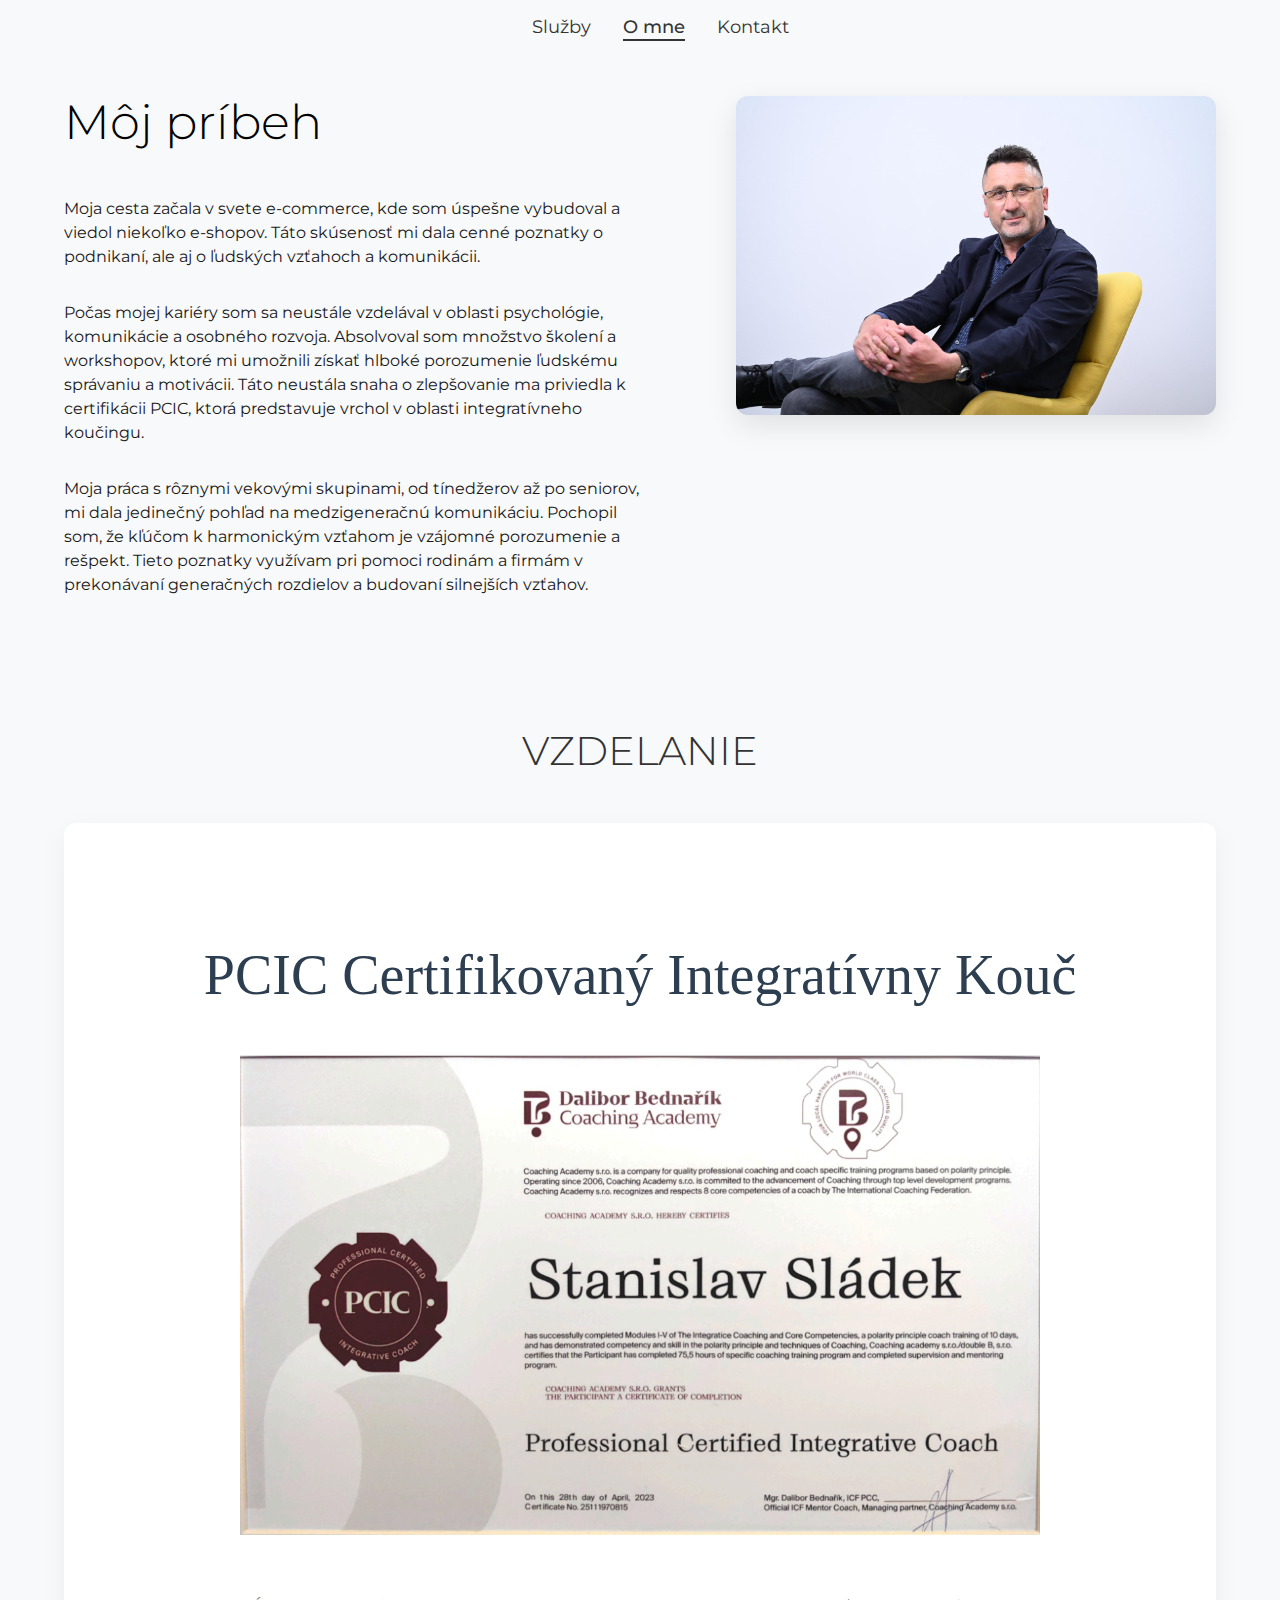
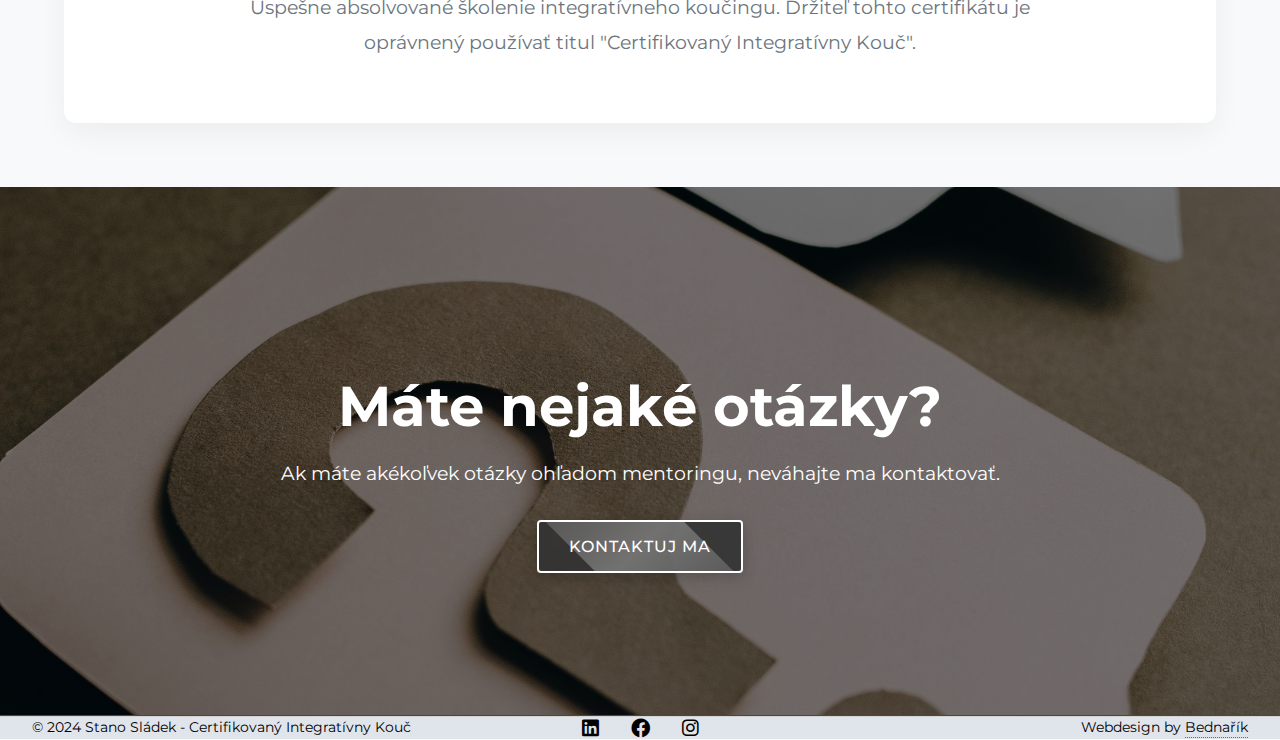
<file: about.html>
<!DOCTYPE html>
<html lang="sk">
<head>
    <meta charset="UTF-8">
    <meta name="viewport" content="width=device-width, initial-scale=1.0">
    <title>Stano Sladek - Certifikovaný Integratívny Kouč</title>
    <link rel="stylesheet" href="style.css">
    <link rel="stylesheet" href="contact.css">
    <link rel="stylesheet" href="about.css">
    <link href="https://fonts.googleapis.com/css2?family=Dancing+Script&family=Roboto:wght@400;700&display=swap" rel="stylesheet">
    <link rel="stylesheet" href="https://cdnjs.cloudflare.com/ajax/libs/font-awesome/6.0.0-beta3/css/all.min.css">
    <link href="https://fonts.googleapis.com/css2?family=Montserrat:wght@300;400;500;700&family=Dancing+Script&display=swap" rel="stylesheet">
    <link href="https://fonts.googleapis.com/css2?family=Roboto+Slab:wght@900&display=swap" rel="stylesheet">
    <link href="https://fonts.googleapis.com/css2?family=Great+Vibes&display=swap" rel="stylesheet">
    <link href="https://fonts.googleapis.com/css2?family=Arizonia&display=swap" rel="stylesheet">
    <link href="https://fonts.googleapis.com/css2?family=Monsieur+La+Doulaise&display=swap" rel="stylesheet">
</head>
<body>
    <div id="notification" class="notification"></div>
    <script src="notification.js"></script>

    <nav class="navbar">
        <div class="hamburger">
            <span></span>
            <span></span>
            <span></span>
        </div>
        <ul class="nav-links">
            <li><a href="index.html">Služby</a></li>
            <li><a href="about.html" class="active">O mne</a></li>
            <li><a href="contact.html">Kontakt</a></li>
        </ul>
    </nav>

    <section class="about-intro" id="moj-pribeh">
        <div class="intro-content">
            <h1>Môj príbeh</h1>
            
            <div class="intro-text">
                <p>Moja cesta začala v svete e-commerce, kde som úspešne vybudoval a viedol niekoľko e-shopov. Táto skúsenosť mi dala cenné poznatky o podnikaní, ale aj o ľudských vzťahoch a komunikácii.</p>
                
                <p>Počas mojej kariéry som sa neustále vzdelával v oblasti psychológie, komunikácie a osobného rozvoja. Absolvoval som množstvo školení a workshopov, ktoré mi umožnili získať hlboké porozumenie ľudskému správaniu a motivácii. Táto neustála snaha o zlepšovanie ma priviedla k certifikácii PCIC, ktorá predstavuje vrchol v oblasti integratívneho koučingu.</p>
                
                <p>Moja práca s rôznymi vekovými skupinami, od tínedžerov až po seniorov, mi dala jedinečný pohľad na medzigeneračnú komunikáciu. Pochopil som, že kľúčom k harmonickým vzťahom je vzájomné porozumenie a rešpekt. Tieto poznatky využívam pri pomoci rodinám a firmám v prekonávaní generačných rozdielov a budovaní silnejších vzťahov.</p>
            </div>
        </div>
        
        <div class="intro-image">
            <img src="img/stano_better.JPG" alt="Stano Sladek - Life Coach">
        </div>
    </section>

    <section class="education-section">
        <h2 class="section-title">VZDELANIE</h2>
        <div class="certification-container">
            <div class="certification-card">
                <h3>PCIC Certifikovaný Integratívny Kouč</h3>
                <div class="cert-content">
                    <div class="cert-logo">
                        <!-- Add your certification logo here -->
                        <img src="img/certifikat.png" alt="PCIC Certification">
                    </div>
                    <div class="cert-details">
                        <p>Úspešne absolvované školenie integratívneho koučingu. Držiteľ tohto certifikátu je oprávnený používať titul "Certifikovaný Integratívny Kouč".</p>
                    </div>
                </div>
            </div>
        </div>
    </section>

    <!-- Questions Section -->
    <section class="questions-section">
        <div class="questions-content">
            <h2>Máte nejaké otázky?</h2>
            <p>Ak máte akékoľvek otázky ohľadom mentoringu, neváhajte ma kontaktovať.</p>
            <a href="contact.html" class="contact-button">KONTAKTUJ MA</a>
        </div>
    </section>

    <footer class="main-footer">
        <div class="footer-content">
            <div class="footer-left">
                <p>© 2024 Stano Sládek - Certifikovaný Integratívny Kouč</p>
            </div>
            <div class="footer-center">
                <a href="https://www.linkedin.com/in/stanislav-sladek/" target="_blank"><i class="fab fa-linkedin"></i></a>
                <a href="https://www.facebook.com/" target="_blank"><i class="fab fa-facebook"></i></a>
                <a href="https://www.instagram.com/" target="_blank"><i class="fab fa-instagram"></i></a>
            </div>
            <div class="footer-right">
                <p>Webdesign by <a href="https://www.linkedin.com/in/mat%C3%BA%C5%A1-bedna%C5%99%C3%ADk-953ab3243/" target="_blank" class="designer-link">Bednařík</a></p>
            </div>
        </div>
    </footer>

    <script src="scripts.js"></script>
</body>
</html>
</file>
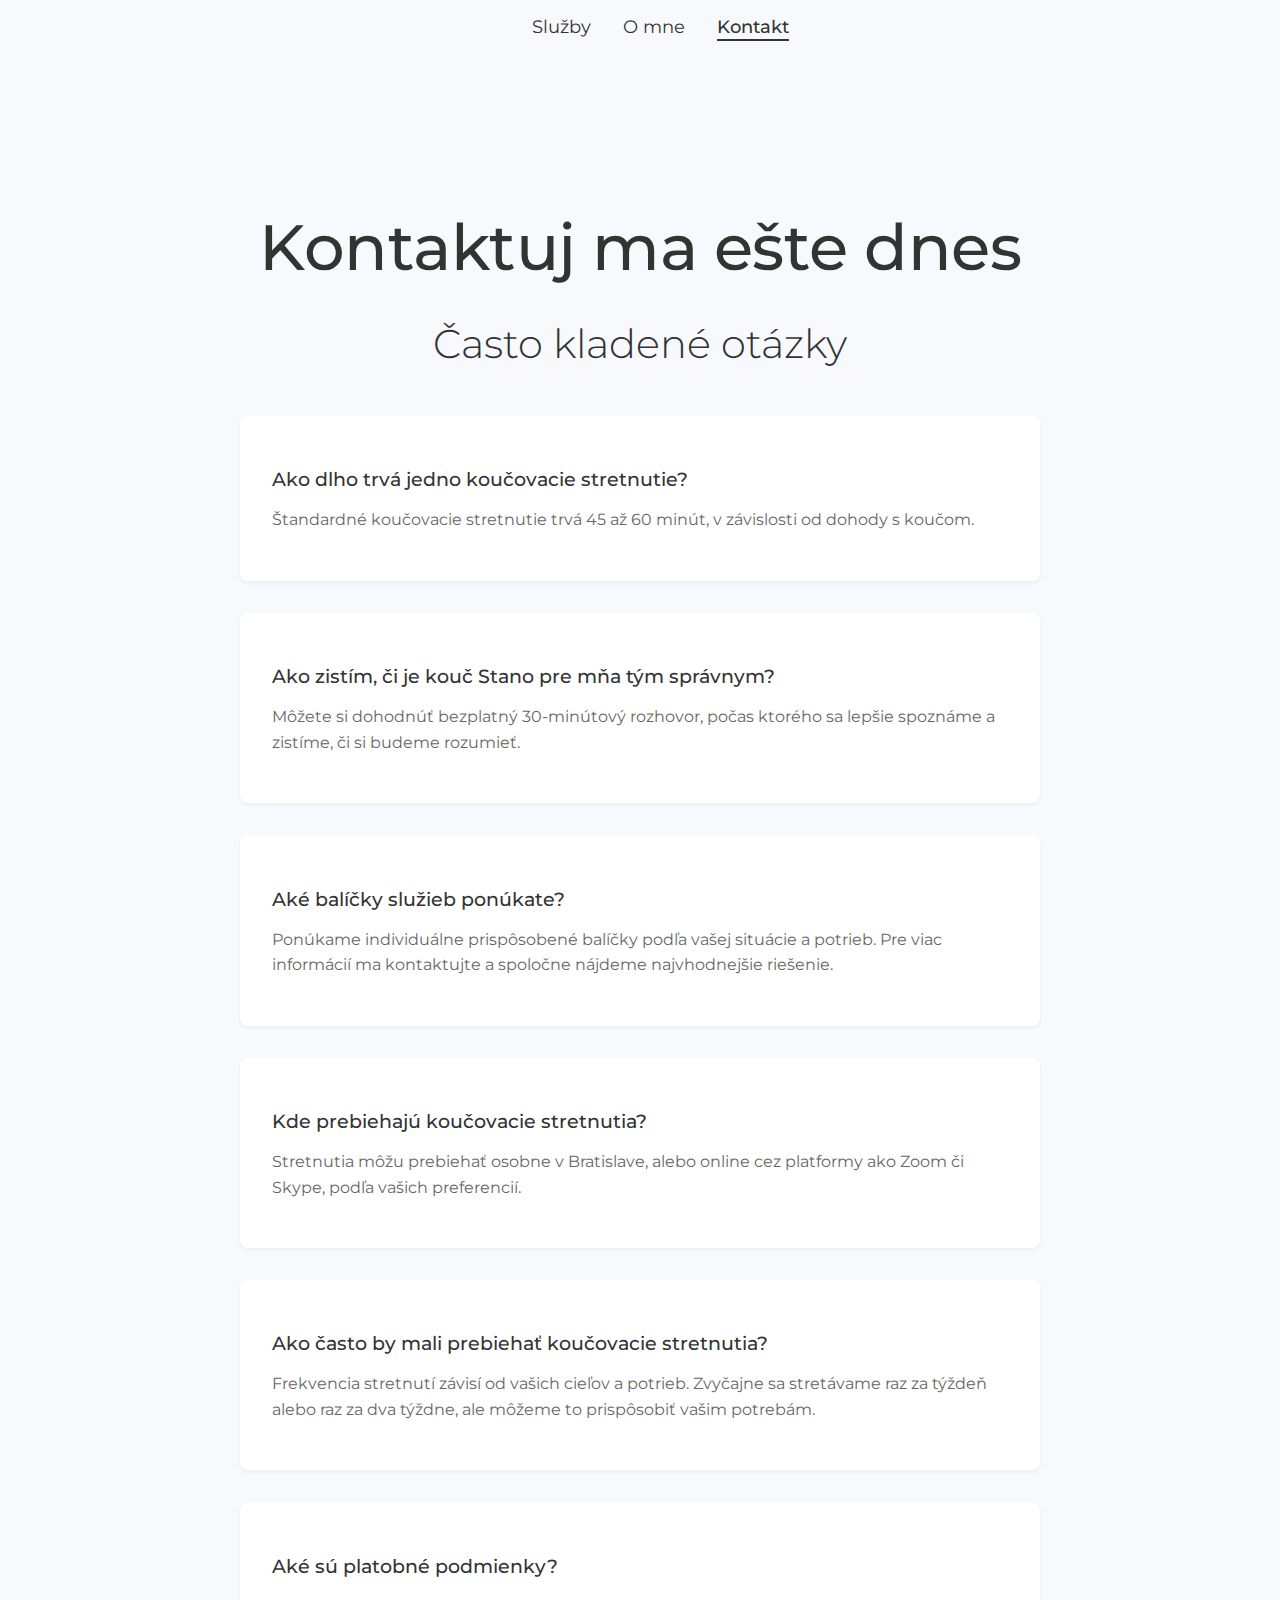
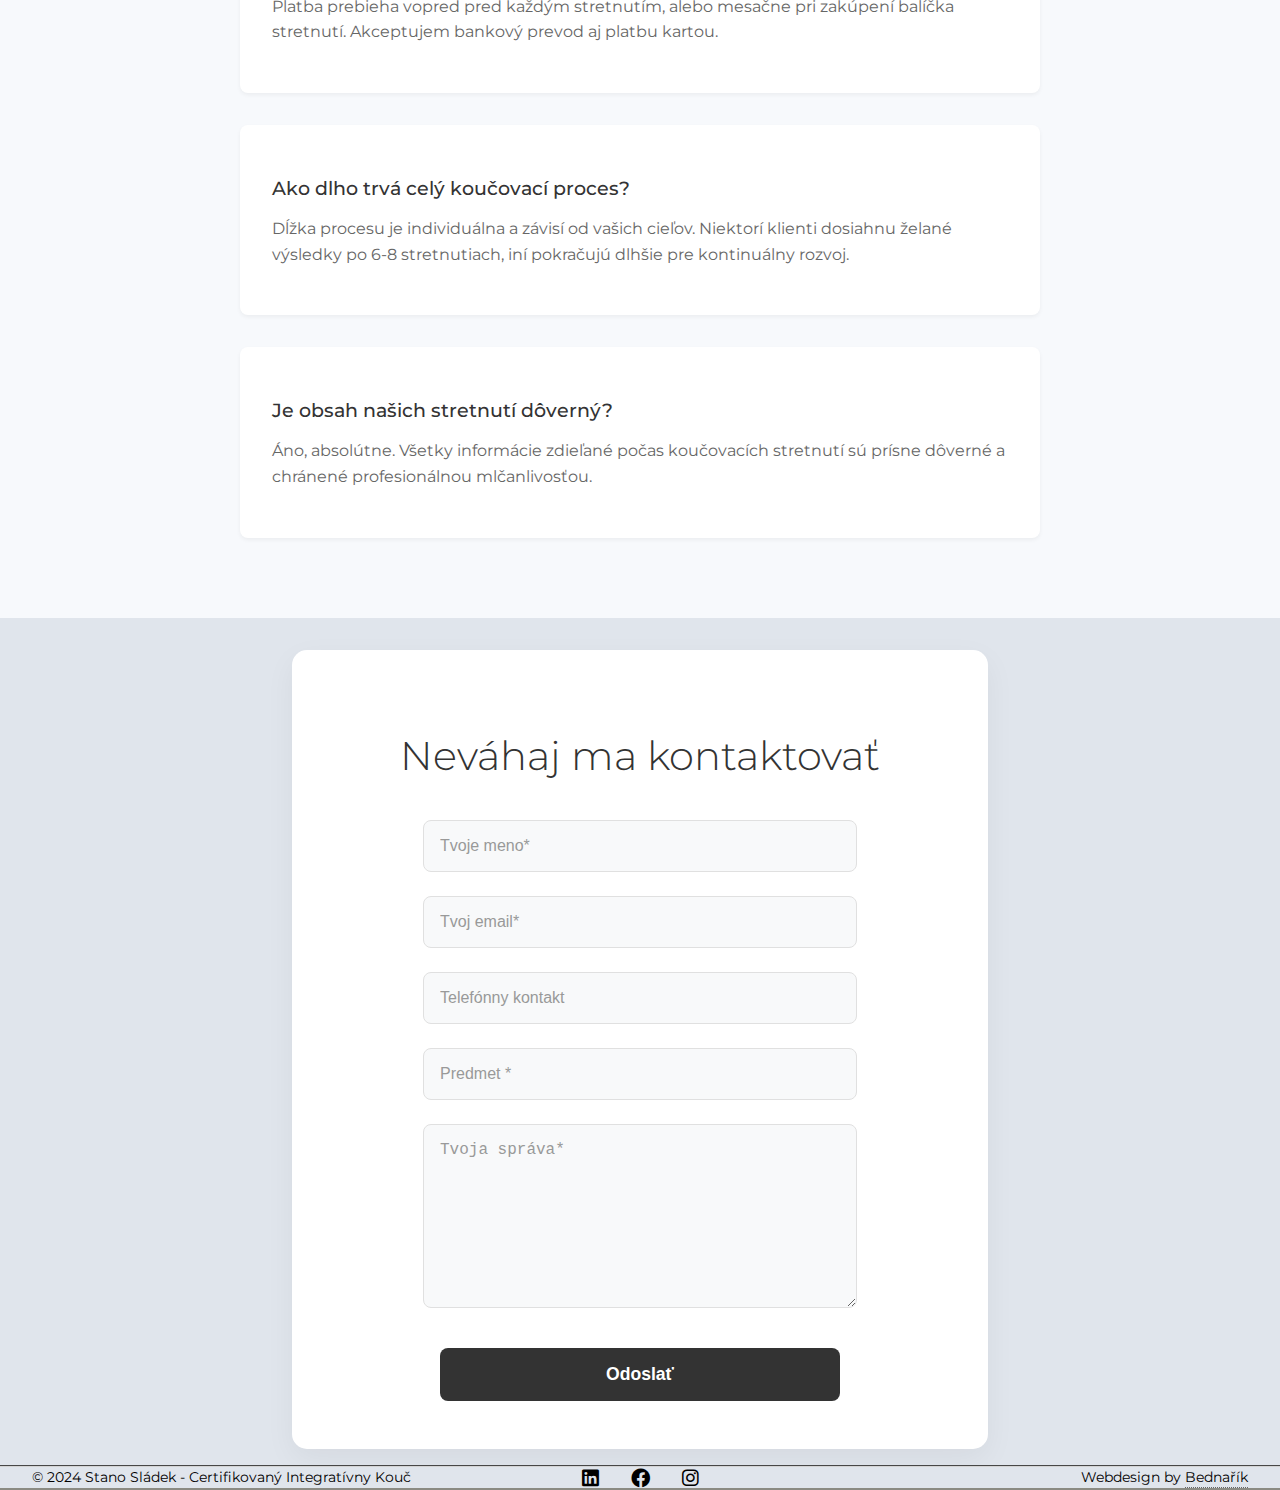
<file: contact.html>
<!DOCTYPE html>
<html lang="sk">
<head>
    <meta charset="UTF-8">
    <meta name="viewport" content="width=device-width, initial-scale=1.0">
    <title>Stano Sladek - Certifikovaný Integratívny Kouč</title>
    <link rel="stylesheet" href="style.css">
    <link rel="stylesheet" href="contact.css">
    <link href="https://fonts.googleapis.com/css2?family=Dancing+Script&family=Roboto:wght@400;700&display=swap" rel="stylesheet">
    <link rel="stylesheet" href="https://cdnjs.cloudflare.com/ajax/libs/font-awesome/6.0.0-beta3/css/all.min.css">
    <link href="https://fonts.googleapis.com/css2?family=Montserrat:wght@300;400;500;700&family=Dancing+Script&display=swap" rel="stylesheet">
    <link href="https://fonts.googleapis.com/css2?family=Roboto+Slab:wght@900&display=swap" rel="stylesheet">
    <link href="https://fonts.googleapis.com/css2?family=Great+Vibes&display=swap" rel="stylesheet">
    <link href="https://fonts.googleapis.com/css2?family=Arizonia&display=swap" rel="stylesheet">
    <link href="https://fonts.googleapis.com/css2?family=Monsieur+La+Doulaise&display=swap" rel="stylesheet">
</head>
<body>
    <div id="notification" class="notification"></div>
    <script src="notification.js"></script>

    <nav class="navbar">
        <div class="hamburger">
            <span></span>
            <span></span>
            <span></span>
        </div>
        <ul class="nav-links">
            <li><a href="index.html">Služby</a></li>
            <li><a href="about.html">O mne</a></li>
            <li><a href="contact.html" class="active">Kontakt</a></li>
        </ul>
    </nav>

    <div class="faq-section">
        <h1 class="contact-header">Kontaktuj ma ešte dnes</h1>
        <h2 class="faq-title">Často kladené otázky</h2>
        <div class="faq-container">
            <div class="faq-item">
                <h3>Ako dlho trvá jedno koučovacie stretnutie?</h3>
                <p>Štandardné koučovacie stretnutie trvá 45 až 60 minút, v závislosti od dohody s koučom.</p>
            </div>

            <div class="faq-item">
                <h3>Ako zistím, či je kouč Stano pre mňa tým správnym?</h3>
                <p>Môžete si dohodnúť bezplatný 30-minútový rozhovor, počas ktorého sa lepšie spoznáme a zistíme, či si budeme rozumieť.</p>
            </div>

            <div class="faq-item">
                <h3>Aké balíčky služieb ponúkate?</h3>
                <p>Ponúkame individuálne prispôsobené balíčky podľa vašej situácie a potrieb. Pre viac informácií ma kontaktujte a spoločne nájdeme najvhodnejšie riešenie.</p>
            </div>

            <div class="faq-item">
                <h3>Kde prebiehajú koučovacie stretnutia?</h3>
                <p>Stretnutia môžu prebiehať osobne v Bratislave, alebo online cez platformy ako Zoom či Skype, podľa vašich preferencií.</p>
            </div>

            <div class="faq-item">
                <h3>Ako často by mali prebiehať koučovacie stretnutia?</h3>
                <p>Frekvencia stretnutí závisí od vašich cieľov a potrieb. Zvyčajne sa stretávame raz za týždeň alebo raz za dva týždne, ale môžeme to prispôsobiť vašim potrebám.</p>
            </div>

            <div class="faq-item">
                <h3>Aké sú platobné podmienky?</h3>
                <p>Platba prebieha vopred pred každým stretnutím, alebo mesačne pri zakúpení balíčka stretnutí. Akceptujem bankový prevod aj platbu kartou.</p>
            </div>

            <div class="faq-item">
                <h3>Ako dlho trvá celý koučovací proces?</h3>
                <p>Dĺžka procesu je individuálna a závisí od vašich cieľov. Niektorí klienti dosiahnu želané výsledky po 6-8 stretnutiach, iní pokračujú dlhšie pre kontinuálny rozvoj.</p>
            </div>

            <div class="faq-item">
                <h3>Je obsah našich stretnutí dôverný?</h3>
                <p>Áno, absolútne. Všetky informácie zdieľané počas koučovacích stretnutí sú prísne dôverné a chránené profesionálnou mlčanlivosťou.</p>
            </div>
        </div>
    </div>

    <section class="contact_bg" id="contact">
        <div class="contact-form">
            <h2>Neváhaj ma kontaktovať</h2>
            <form id="contactForm" action="send_email.php" method="post">
                <input type="text" name="name" placeholder="Tvoje meno*" required pattern="^[A-Za-zÀ-žÁ-ž\s]+$" maxlength="50">
                <input type="email" name="email" placeholder="Tvoj email*" required>
                <input type="tel" name="phone" placeholder="Telefónny kontakt" pattern="^[0-9+]{1,15}$" maxlength="15">
                <input type="text" name="subject" placeholder="Predmet *" required maxlength="30">
                <textarea name="message" placeholder="Tvoja správa*" required maxlength="300"></textarea>
                <button type="submit">Odoslať</button>
            </form>
        </div>
       
    </section>
    <footer class="main-footer">
        <div class="footer-content">
            <div class="footer-left">
                <p>© 2024 Stano Sládek - Certifikovaný Integratívny Kouč</p>
            </div>
            <div class="footer-center">
                <a href="https://www.linkedin.com/in/stanislav-sladek/" target="_blank"><i class="fab fa-linkedin"></i></a>
                <a href="https://www.facebook.com/" target="_blank"><i class="fab fa-facebook"></i></a>
                <a href="https://www.instagram.com/" target="_blank"><i class="fab fa-instagram"></i></a>
            </div>
            <div class="footer-right">
                <p>Webdesign by <a href="https://www.linkedin.com/in/mat%C3%BA%C5%A1-bedna%C5%99%C3%ADk-953ab3243/" target="_blank" class="designer-link">Bednařík</a></p>
            </div>
        </div>
    </footer>
    
    <script src="scripts.js"></script>
</body>
</html>
</file>
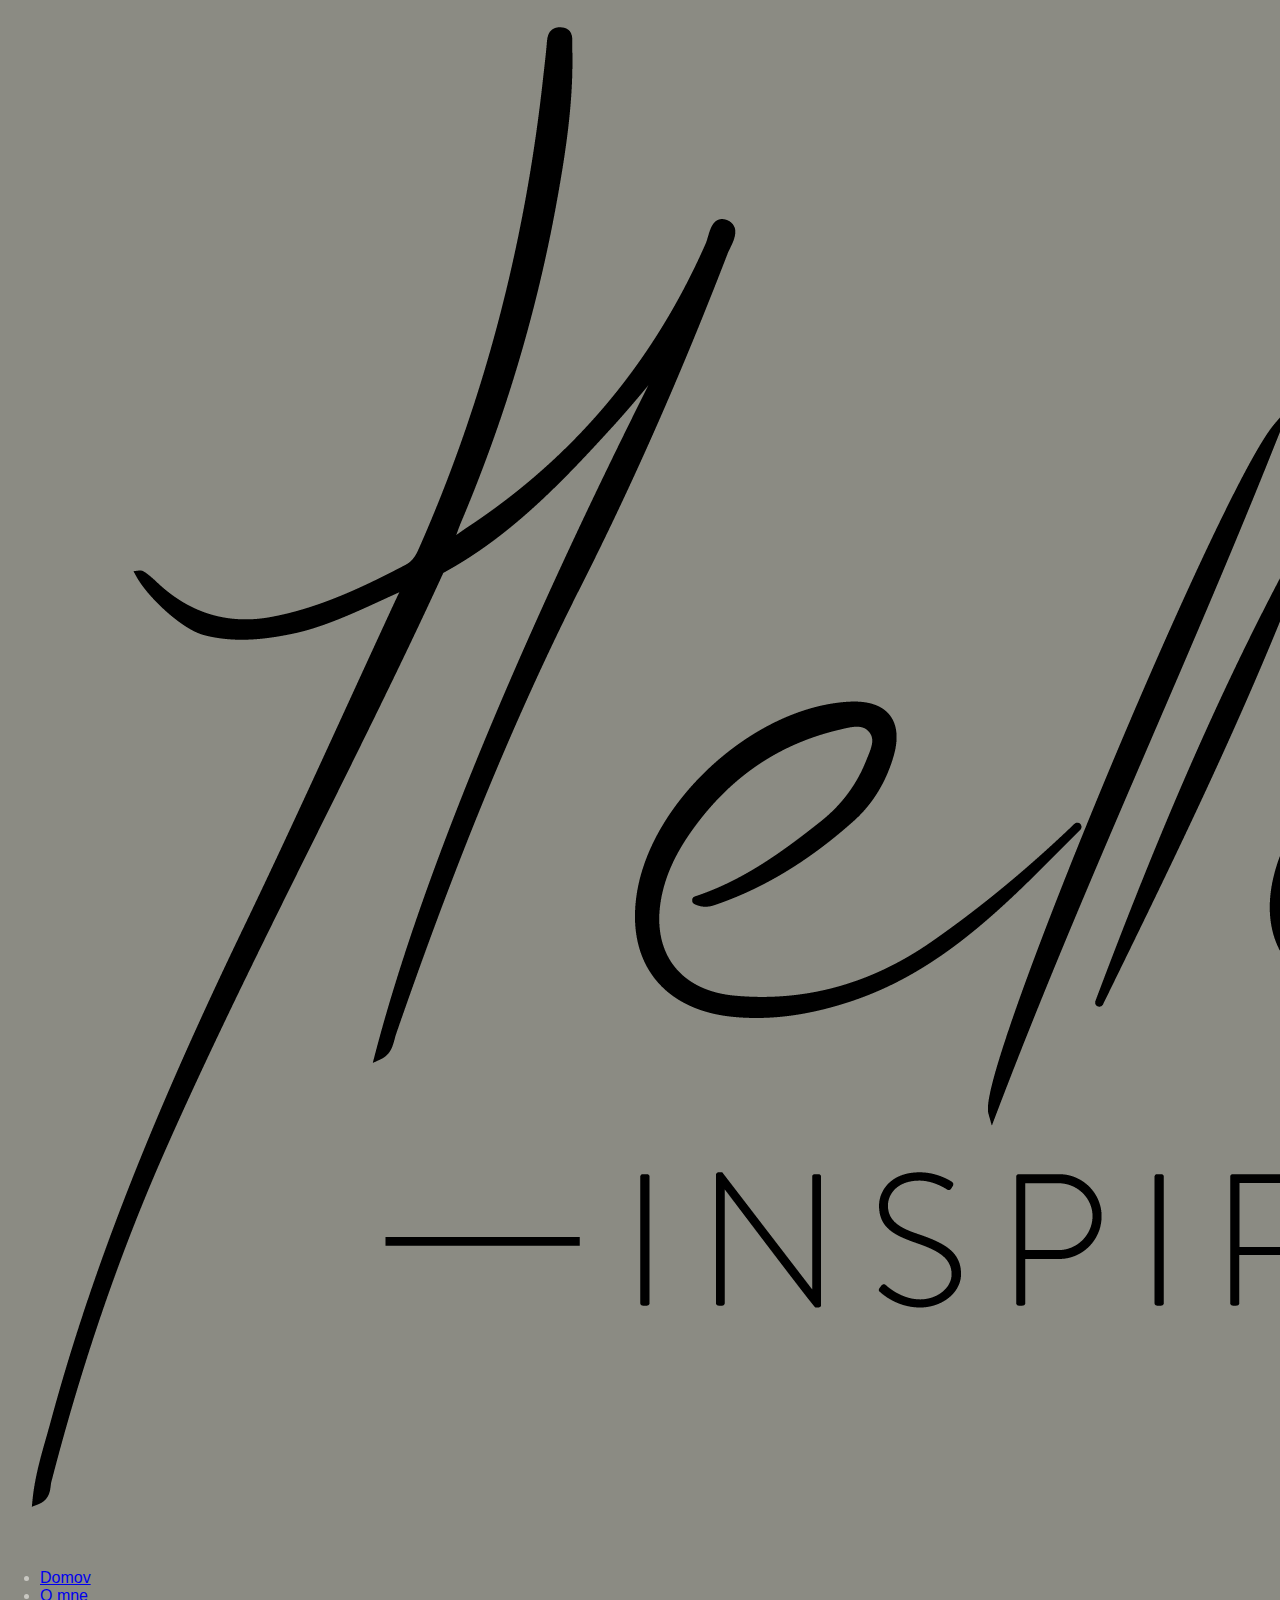
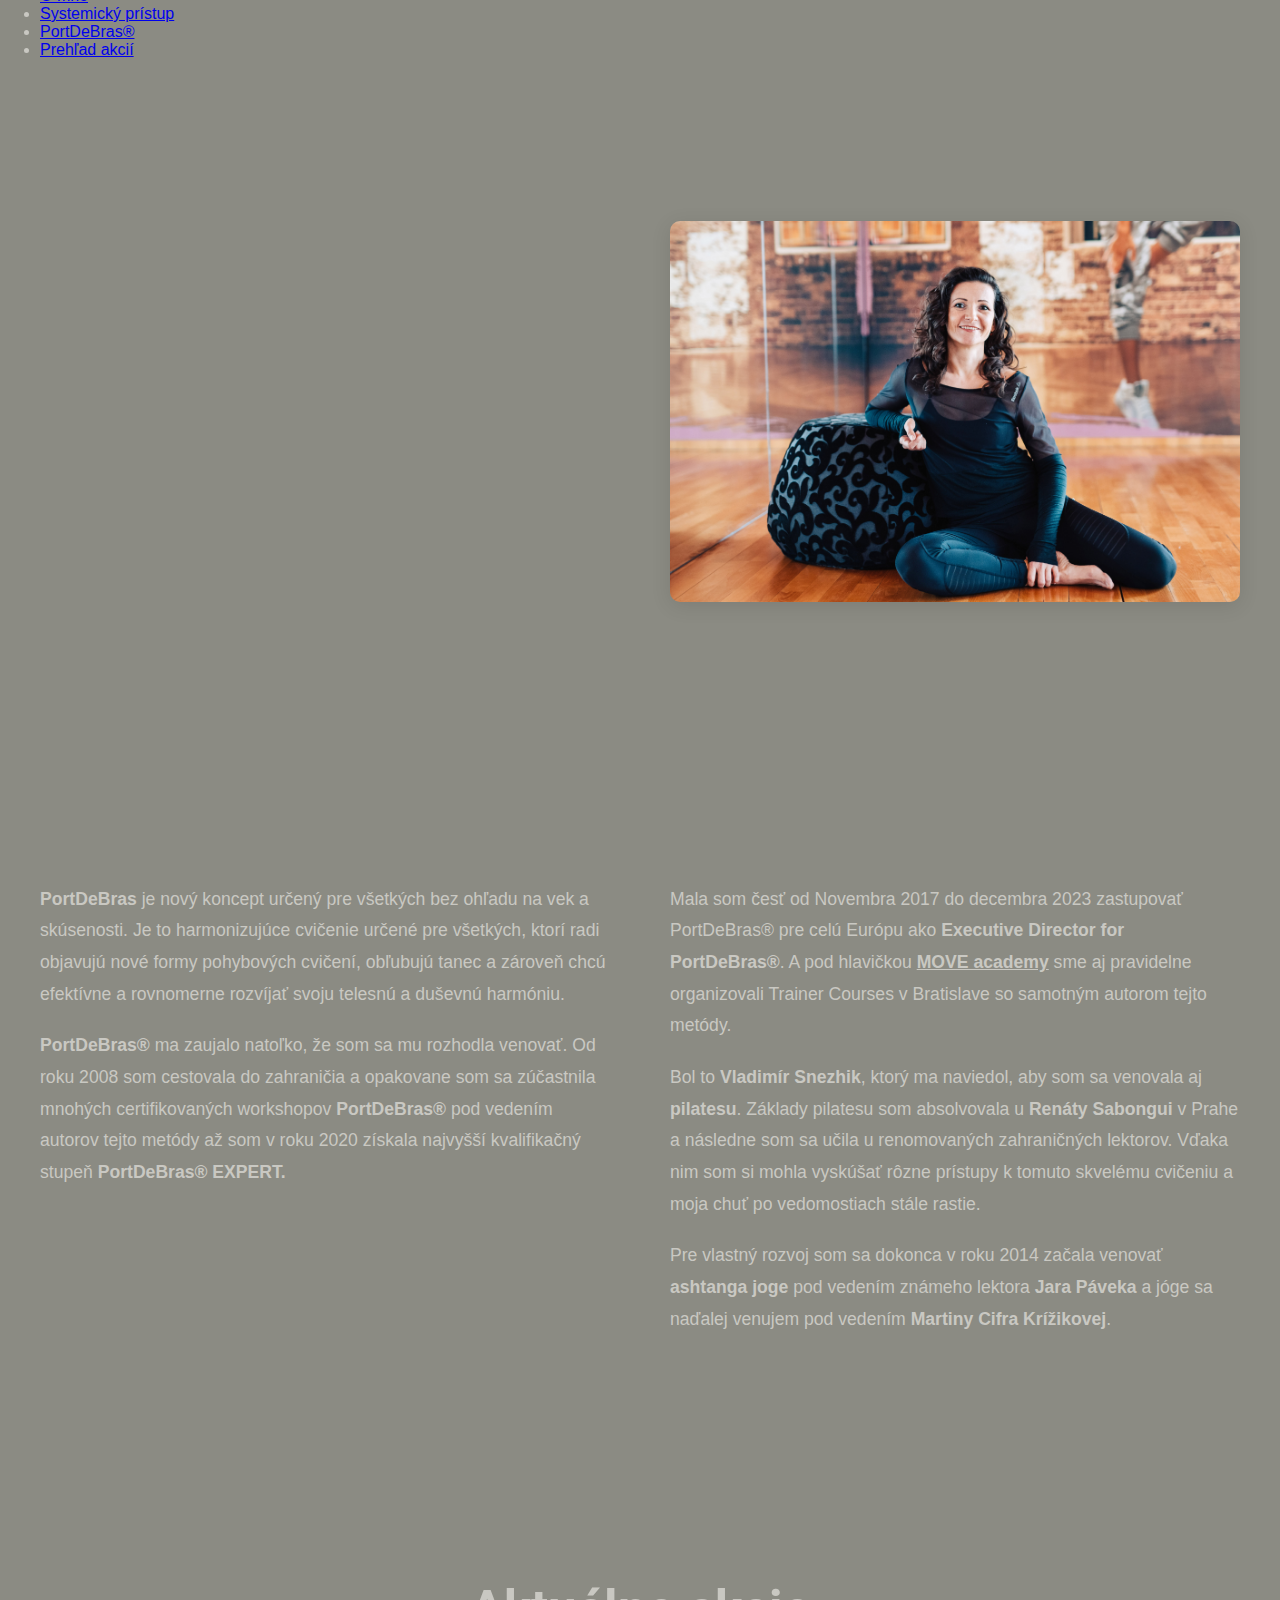
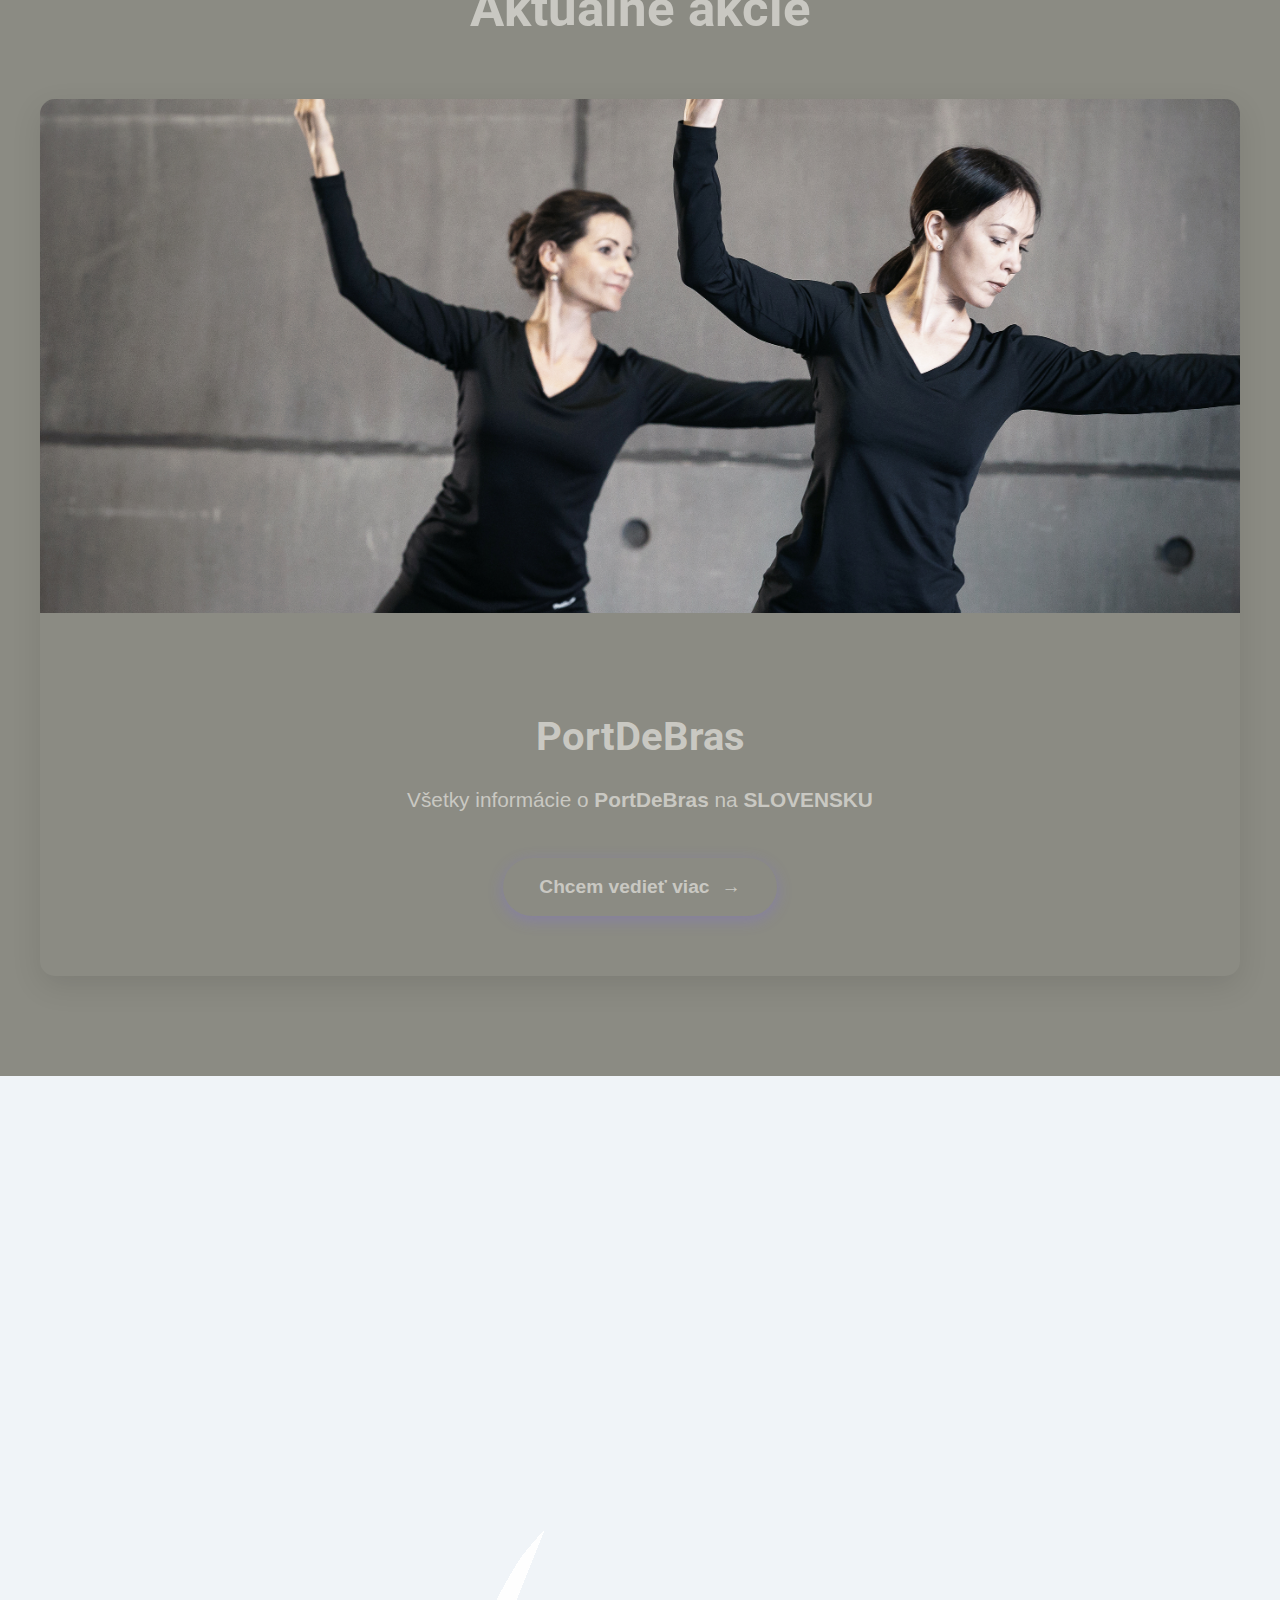
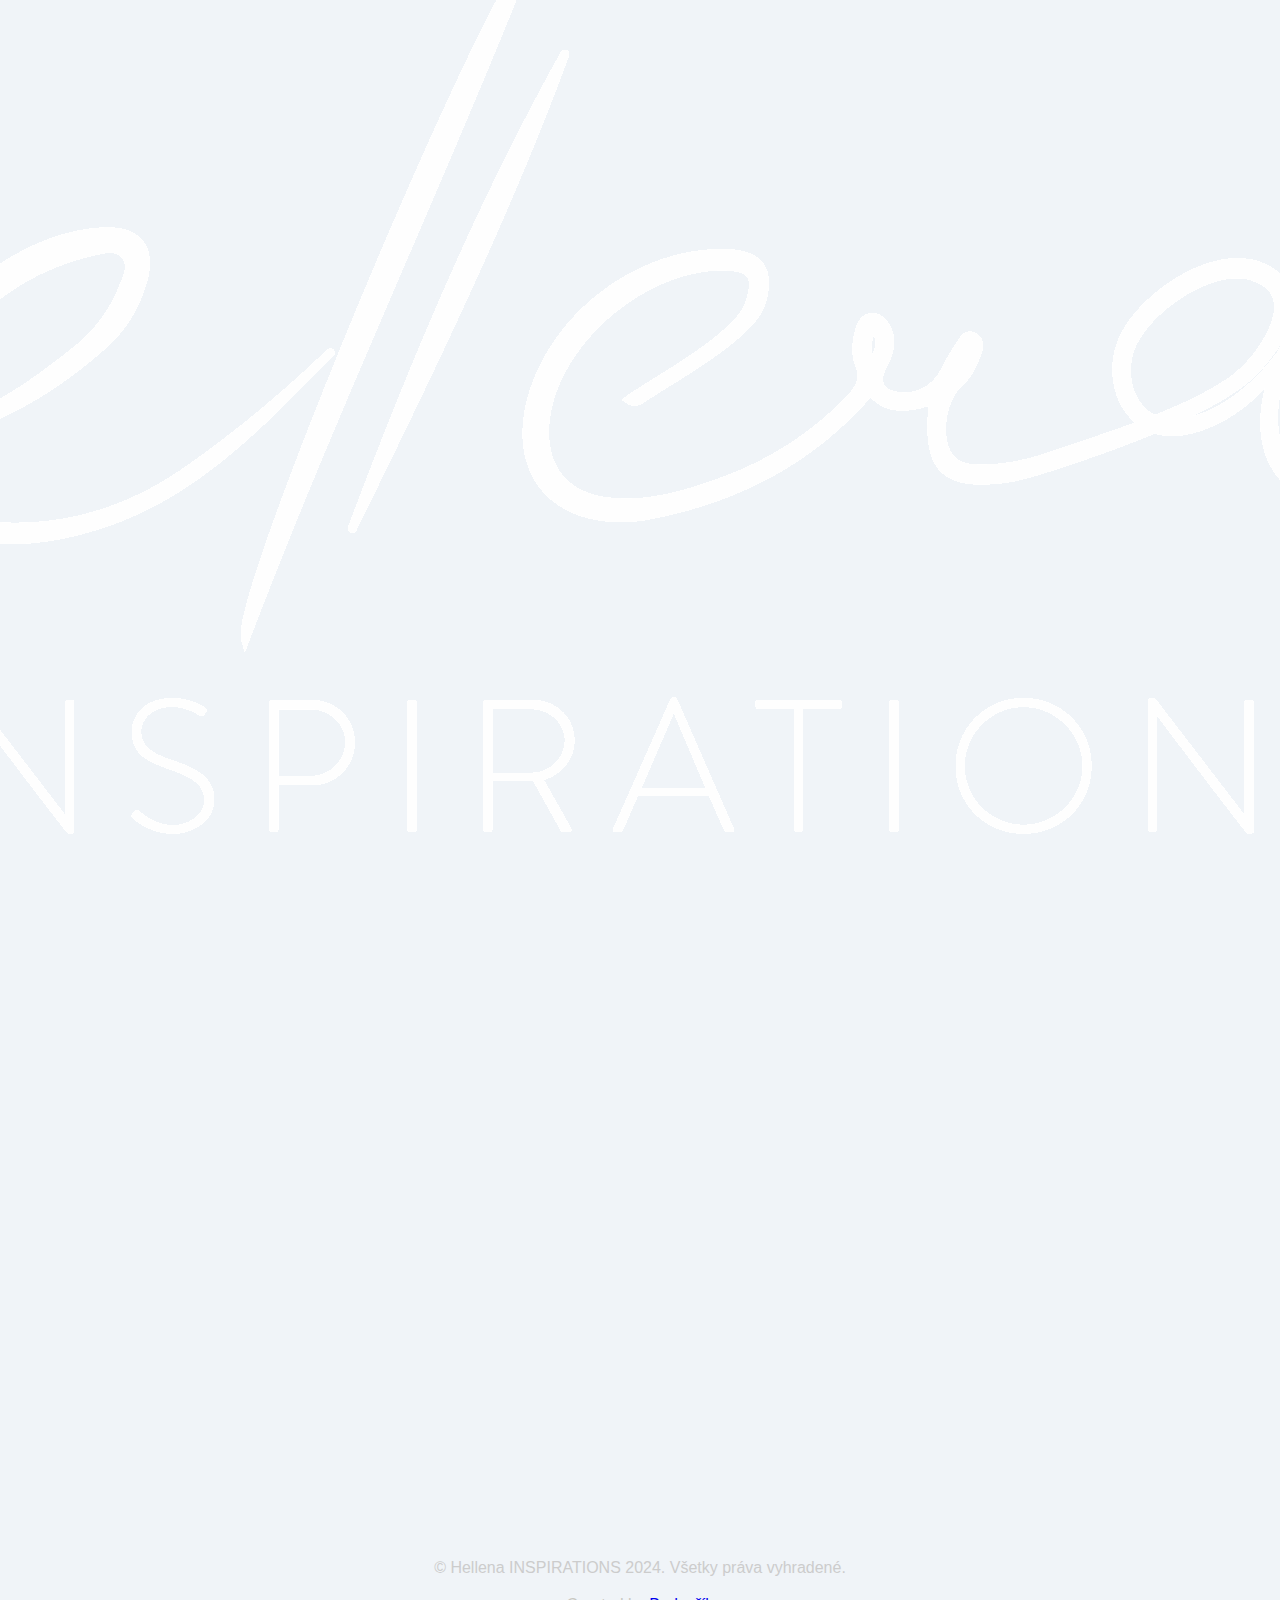
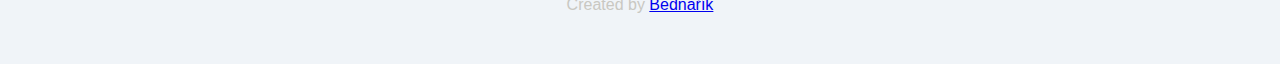
<file: portDeBras.html>
<!DOCTYPE html>
<html lang="sk">
<head>
    <meta charset="UTF-8">
    <meta name="viewport" content="width=device-width, initial-scale=1.0">
    <title>PortDeBras | Helena Bednařík Ballová</title>
    <link rel="stylesheet" href="style.css">
    <link rel="stylesheet" href="portDeBras.css">
    <link href="https://fonts.googleapis.com/css2?family=Roboto:wght@300;400;500;600;700&display=swap" rel="stylesheet">
    <link rel="stylesheet" href="https://cdnjs.cloudflare.com/ajax/libs/font-awesome/5.15.4/css/all.min.css">
</head>
<body>
    <header>
        <nav>
            <div class="logo">
                <a href="index.html">
                    <img src="img/HellenaINSP/hellena-logo-Black.png" alt="Hellena Inspirations">
                </a>
            </div>
            <div class="hamburger">
                <span></span>
                <span></span>
                <span></span>
            </div>
            <ul>
                <li><a href="index.html">Domov</a></li>
                <li><a href="about.html">O mne</a></li>
                <li><a href="systematic.html">Systemický prístup</a></li>
                <li><a href="portDeBras.html">PortDeBras®</a></li>
                <li><a href="akcie.html">Prehľad akcií</a></li>
            </ul>
        </nav>
    </header>

    <main>
        <section class="portdebras-hero">
            <div class="portdebras-content">
                <div class="portdebras-text">
                    <h1 class="portdebras-title">Ako začal môj príbeh s PortDeBras ...</h1>
                    <p>Aktívnemu cvičeniu som sa začala venovať už počas vysokej školy, kde som začínala ako inštruktorka aerobiku. S prichádzajúcimi novými formami cvičenia som postupne prešla azda všetkými druhmi - od BodyWorku cez HiLow Aerobic, Step Aerobic, FitBall Aerobic až po Spinning.</p>
                    <p>Vzhľadom na svoje pracovné vyťaženie som síce ako inštruktorka skončila, ale aktívne som cvičila ďalej a zúčastňovala som sa rôznych kongresov. Až v novembri 2008 ma veľmi zaujala nová forma cvičenia s názvom <a href="https://bodyandmind.sk/" target="_blank" rel="noopener noreferrer">PortDeBras®</a>, ktorej tvorcom je ruský prezentér, tanečník a choreograf Vladimír Snezhik. V začiatkoch intenzívne splupracoval aj so španielskym prezentérom a fyzioterapeutom Juliom Papim.</p>
                </div>
                <div class="portdebras-image">
                    <img src="img/HellenaINSP/portdebras.jpg" alt="PortDeBras cvičenie">
                </div>
            </div>
        </section>

        <section class="portdebras-info">
            <div class="portdebras-info-content">
                <div class="portdebras-logo">
                    <img src="img/HellenaINSP/PdB_tm.png" alt="PortDeBras Logo">
                </div>
                <div class="portdebras-description">
                    <div class="description-left">
                        <p><span class="highlight">PortDeBras</span> je nový koncept určený pre všetkých bez ohľadu na vek a skúsenosti. Je to harmonizujúce cvičenie určené pre všetkých, ktorí radi objavujú nové formy pohybových cvičení, obľubujú tanec a zároveň chcú efektívne a rovnomerne rozvíjať svoju telesnú a duševnú harmóniu.</p>
                        
                        <p><span class="highlight">PortDeBras®</span> ma zaujalo natoľko, že som sa mu rozhodla venovať. Od roku 2008 som cestovala do zahraničia a opakovane som sa zúčastnila mnohých certifikovaných workshopov <span class="highlight">PortDeBras®</span> pod vedením autorov tejto metódy až som v roku 2020 získala najvyšší kvalifikačný stupeň <span class="highlight">PortDeBras® EXPERT.</span></p>
                    </div>
                    <div class="description-right">
                        <p>Mala som česť od Novembra 2017 do decembra 2023 zastupovať PortDeBras® pre celú Európu ako <span class="highlight">Executive Director for PortDeBras®</span>. A pod hlavičkou <a href="https://moveacademy.sk/" target="_blank" rel="noopener noreferrer">MOVE academy</a> sme aj pravidelne organizovali Trainer Courses v Bratislave so samotným autorom tejto metódy.</p>
                        
                        <p>Bol to <span class="highlight">Vladimír Snezhik</span>, ktorý ma naviedol, aby som sa venovala aj <span class="highlight">pilatesu</span>. Základy pilatesu som absolvovala u <span class="highlight">Renáty Sabongui</span> v Prahe a následne som sa učila u renomovaných zahraničných lektorov. Vďaka nim som si mohla vyskúšať rôzne prístupy k tomuto skvelému cvičeniu a moja chuť po vedomostiach stále rastie.</p>
                        <p>
                            Pre vlastný rozvoj som sa dokonca v roku 2014 začala venovať <span class="highlight">ashtanga joge</span> pod vedením známeho lektora <span class="highlight">Jara Páveka</span> a jóge sa naďalej venujem pod vedením <span class="highlight">Martiny Cifra Krížikovej</span>.</p>
                    </div>
                </div>
            </div>
        </section>

        <section class="current-events">
            <h2>Aktuálne akcie</h2>
            <div class="events-grid single-event">
                <div class="event-card">
                    <div class="event-image">
                        <img src="img/HellenaINSP/DSC05499 - Copy.jpg" alt="PortDeBras BASIC">
                    </div>
                    <div class="event-content text-center">
                        <h3 class="event-title">PortDeBras</h3>
                        <p class="event-description">
                            Všetky informácie o <span class="highlight">PortDeBras</span> na <span class="highlight">SLOVENSKU</span>
                        </p>
                        <div class="event-links centered">
                            <a href="https://bodyandmind.sk/" class="event-link fancy" target="_blank" rel="noopener noreferrer">
                                <span class="button-text">Chcem vedieť viac</span>
                                <span class="button-icon">→</span>
                            </a>
                        </div>
                    </div>
                </div>
            </div>
        </section>

        <!-- You can add more sections here for additional PortDeBras content -->

    </main>

    <footer class="footer">
        <div class="footer-top">
            <div class="container">
                <div class="footer-grid">
                    <!-- Brand Column with updated social links -->
                    <div class="footer-brand">
                        <img src="img/HellenaINSP/hellena-logo-white copy.png" alt="Hellena Inspirations" class="footer-logo">
                        <p class="brand-description">
                            Facilitátorka systemického prístupu pre firemné tímy i jednotlivcov.
                        </p>
                        <div class="social-links">
                            <a href="https://www.facebook.com/helena.ballovahellenainsp" 
                               aria-label="Facebook" 
                               class="social-link" 
                               target="_blank">
                                <i class="fab fa-facebook-f"></i>
                            </a>
                            <a href="https://www.instagram.com/helena.ballova/" 
                               aria-label="Instagram" 
                               class="social-link" 
                               target="_blank">
                                <i class="fab fa-instagram"></i>
                            </a>
                            <a href="https://www.linkedin.com/in/helena-bednarik-ballova/" 
                               aria-label="LinkedIn" 
                               class="social-link" 
                               target="_blank">
                                <i class="fab fa-linkedin-in"></i>
                            </a>
                            <a href="https://www.youtube.com/@helenabednarikballova4557" 
                               aria-label="YouTube" 
                               class="social-link" 
                               target="_blank">
                                <i class="fab fa-youtube"></i>
                            </a>
                        </div>
                    </div>

                    <!-- Navigation Links -->
                    <div class="footer-nav">
                        <h4>PREHĽAD</h4>
                        <ul>
                            <li><a href="index.html" class="active">Domov</a></li>
                            <li><a href="about.html">O mne</a></li>
                            <li><a href="systematic.html">Systemický prístup</a></li>
                            <li><a href="portDeBras.html">PortDeBras®</a></li>
                            <li><a href="akcie.html">Prehľad akcií</a></li>
                        </ul>
                    </div>

                    <!-- Contact Info -->
                    <div class="footer-contact">
                        <h4>KONTAKT</h4>
                        <div class="contact-info">
                            <p>
                                <i class="fas fa-phone"></i>
                                <a href="tel:+421903206622">+421 903 206 622</a>
                            </p>
                            <p>
                                <i class="fas fa-envelope"></i>
                                <a href="mailto:ballova.helena@gmail.com">ballova.helena@gmail.com</a>
                            </p>
                        </div>
                    </div>
                </div>
            </div>
        </div>

        <div class="footer-bottom">
            <div class="container">
                <p>&copy; Hellena INSPIRATIONS 2024. Všetky práva vyhradené.</p>
      
                <div class="footer-links">
                    <span>Created by <a href="https://www.linkedin.com/in/mat%C3%BA%C5%A1-bedna%C5%99%C3%ADk-953ab3243/" target="_blank" rel="noopener noreferrer">Bednařík</a></span>
                </div>
            </div>
        </div>
    </footer>
    <script src="portDeBras.js"></script>
</body>
</html>
</file>
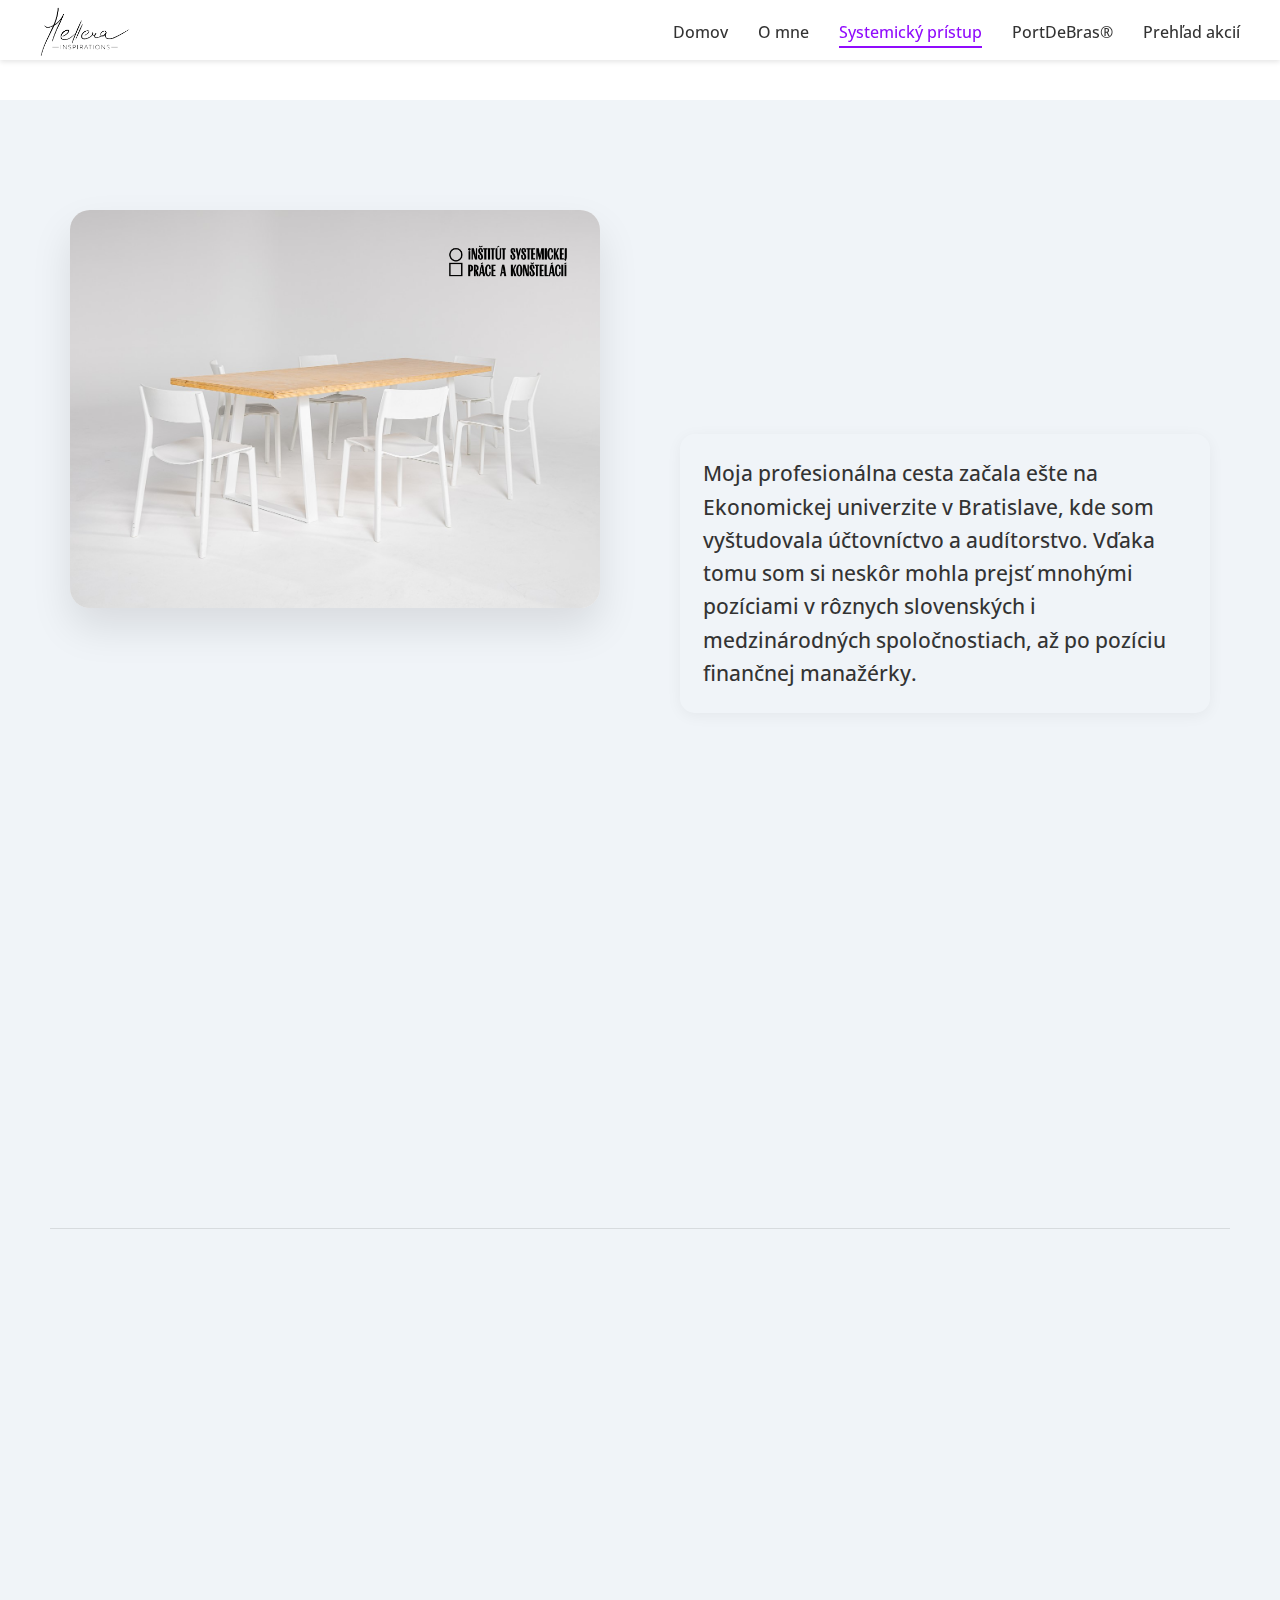
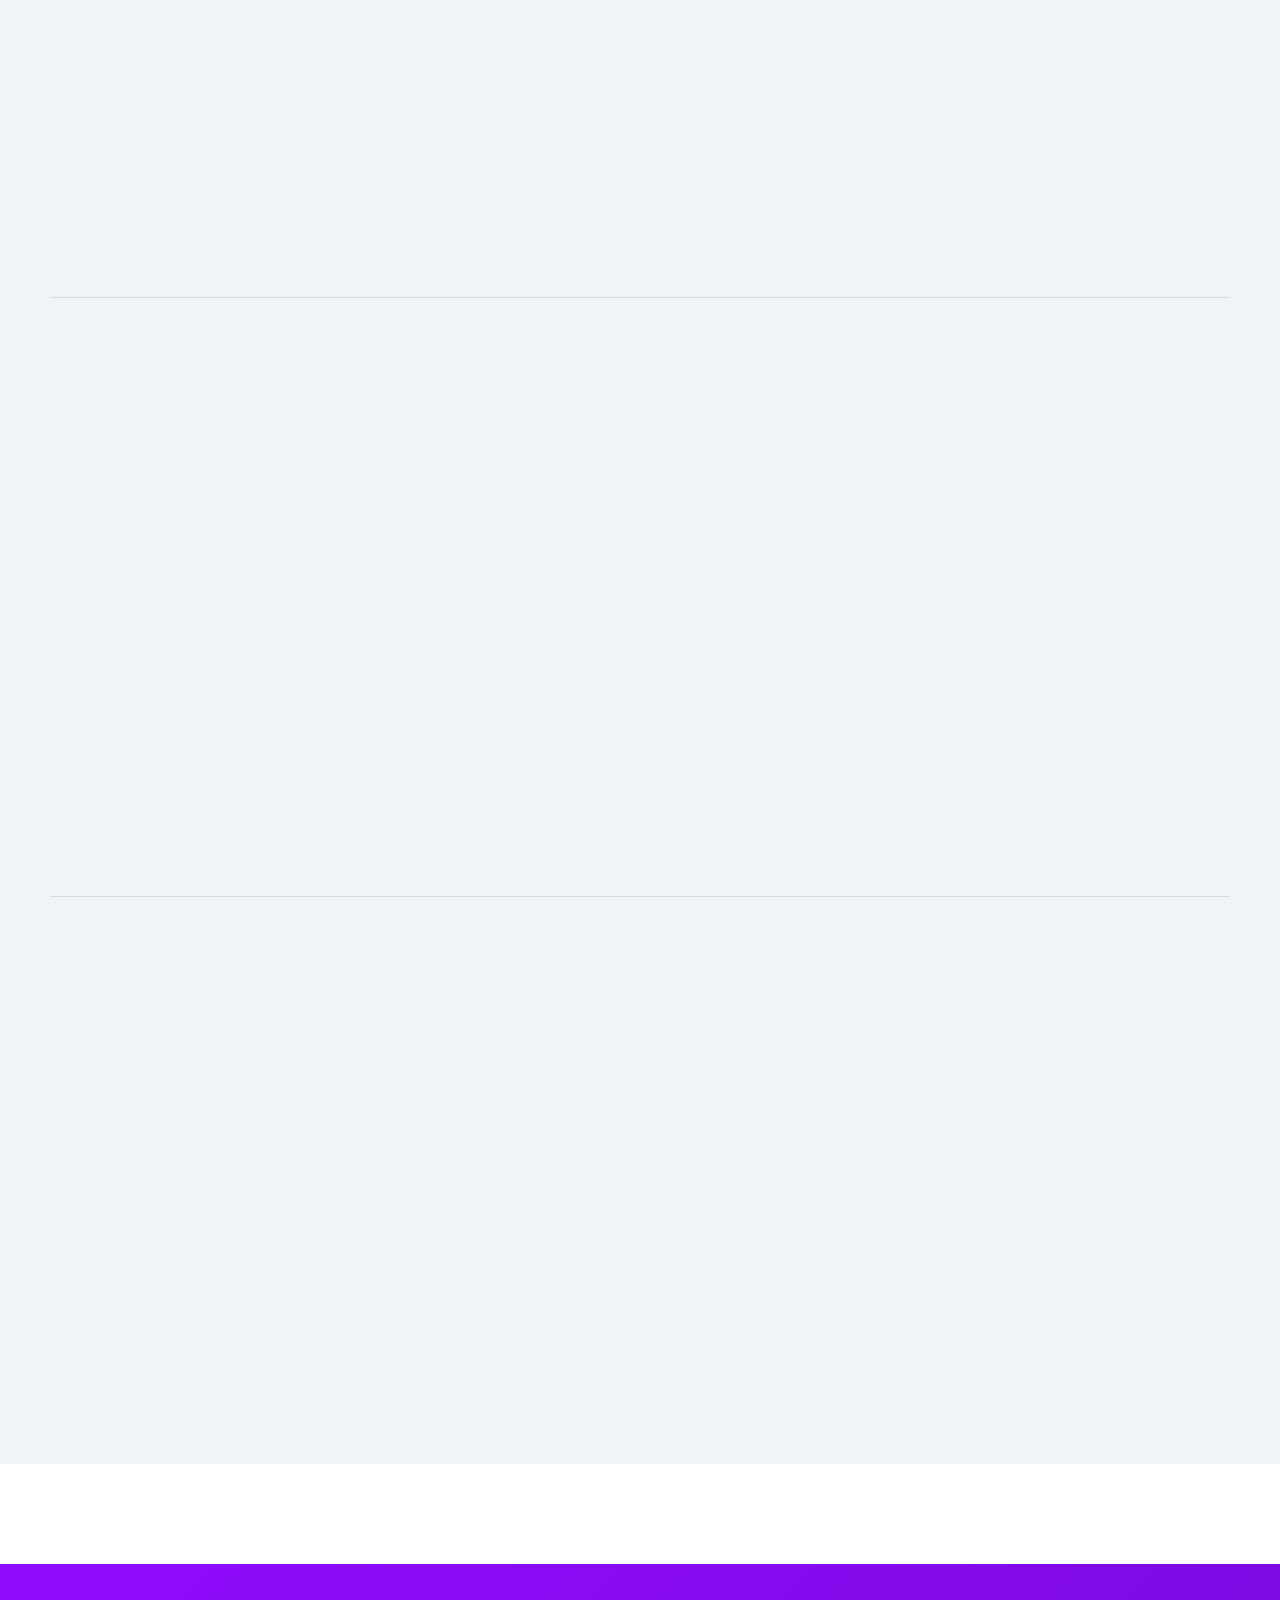
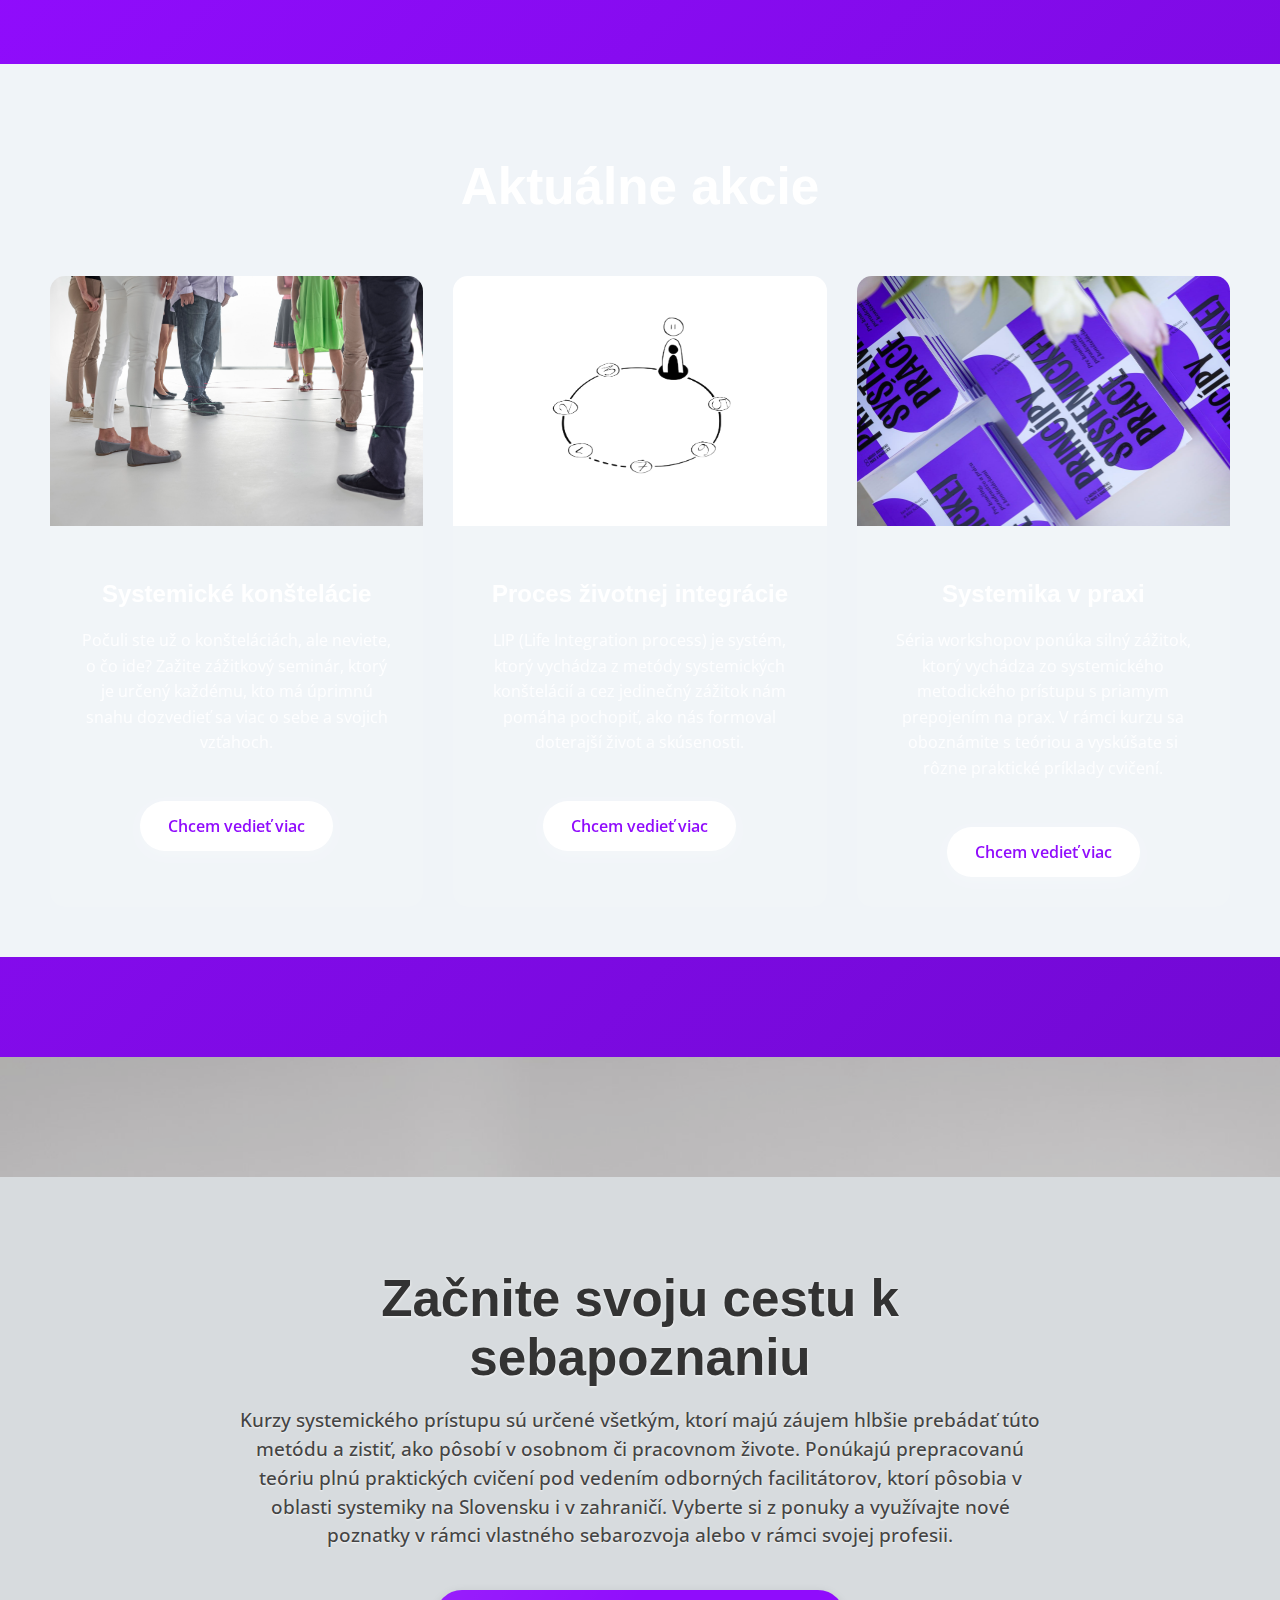
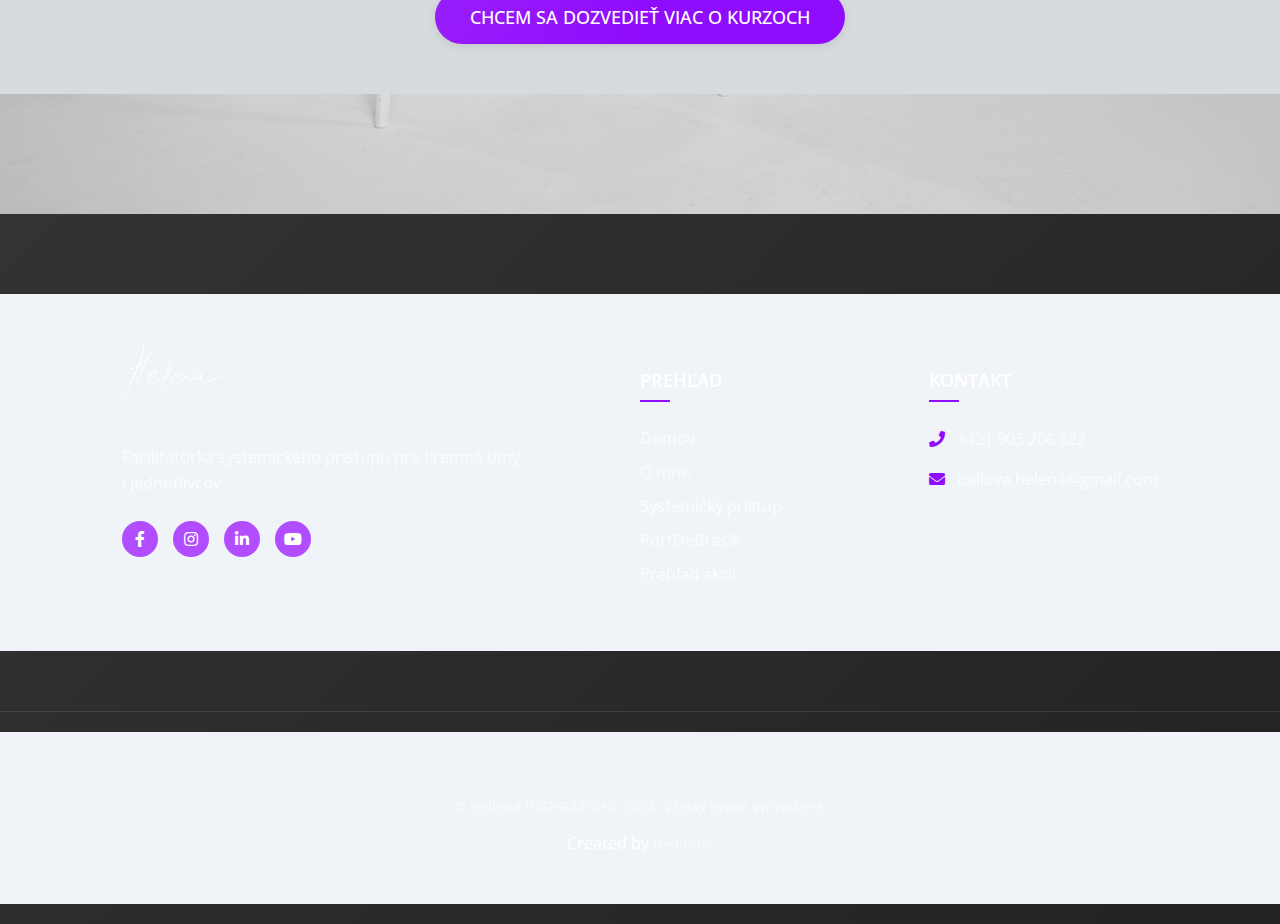
<file: systematic.html>
<!DOCTYPE html>
<html lang="sk">
<head>
    <meta charset="UTF-8">
    <meta name="viewport" content="width=device-width, initial-scale=1.0">
    <title>Systemický prístup | Hellena INSPIRATIONS</title>
    <link rel="stylesheet" href="style.css">
    <link rel="stylesheet" href="systematic.css">
    <link href="https://fonts.googleapis.com/css2?family=Playfair+Display:wght@400;700&family=Raleway:wght@300;400;600&display=swap" rel="stylesheet">
    <link rel="stylesheet" href="https://cdnjs.cloudflare.com/ajax/libs/font-awesome/5.15.4/css/all.min.css">
    <link href="https://fonts.googleapis.com/css2?family=Open+Sans:wght@300;400;500;600&display=swap" rel="stylesheet">
</head>
<body>
    <!-- Header -->
    <header>
        <nav>
            <div class="logo">
                <a href="index.html">
                    <img src="img/HellenaINSP/hellena-logo-Black.png" alt="Hellena Inspirations">
                </a>
            </div>
            <div class="hamburger">
                <span></span>
                <span></span>
                <span></span>
            </div>
            <ul>
                <li><a href="index.html">Domov</a></li>
                <li><a href="about.html">O mne</a></li>
                <li><a href="systematic.html">Systemický prístup</a></li>
                <li><a href="portDeBras.html">PortDeBras®</a></li>
                <li><a href="akcie.html">Prehľad akcií</a></li>
            </ul>
        </nav>
    </header>

    <!-- Main Content -->
    <section class="systematic-content">
        <div class="container">
            <div class="content-grid">
                <!-- Left Column - Image -->
                <div class="content-image">
                    <img src="img/HellenaINSP/WEB 2022_stol a stolicky (1).jpg" alt="Systematic Approach">
                    <div class="institute-logo">
                        <img src="img/HellenaINSP/logo_black.png" alt="Institut Logo">
                    </div>
                </div>

                <!-- Right Column - Text -->
                <div class="content-text">
                    <h1>Ako sa začal môj príbeh so systemikou...</h1>
                    <p class="intro">
                        Moja profesionálna cesta začala ešte na Ekonomickej univerzite v Bratislave, kde som vyštudovala účtovníctvo a audítorstvo. Vďaka tomu som si neskôr mohla prejsť mnohými pozíciami v rôznych slovenských i medzinárodných spoločnostiach, až po pozíciu finančnej manažérky.
                    </p>
                </div>
                <p>
                    Pôsobenie v rôznych organizáciách mi dalo veľa skúseností a značne ma ovplyvnilo aj neskôr, keď som sa rozhodla naplno venovať <strong>systemickému prístupu</strong> (tzv. systemic approach) a firemnému rozvoju. Túžba dozvedieť sa viac, ako funguje vnútorný chod organizácií a čo všetko sa skrýva za firemnými číslami, ma priviedli až k <strong>firemným konšteláciám</strong>.
                </p>

                <p>   
                    Absolvovala som tréningy u viacerých učiteľov. Ako <strong>prvá Slovenka</strong> som dokončila štúdium metódy konštelácií na <strong>Bert Hellinger Instituut Nederland</strong> v Holandsku, kde k nej pristupujú s pokorou a zaroveň ju neustále rozvíjajú tak, aby bola použiteľná aj v bežnom živote a pomáhala individuálnym klientom i firmám. Dnes pôsobím ako <strong>systemická facilitátorka</strong> a lektorka pre jednotlivcov a aj firmy v rámci mojej spoločnosti <a href="https://www.drfirma.sk/sk/uvod/" class="link-highlight" target="_blank" rel="noopener noreferrer">Dr.Firma</a>.
                </p>
            
            </div>

            <!-- After the first content-grid section -->
            <div class="content-grid second-section">
                <!-- Right Column - Text -->
                <div class="content-text">
                    <p class="quote">
                        "Konštelácie sú pre mňa veľmi účinná metóda na odhaľovanie vzťahov, v ktorých žijeme. Mám tým na mysli vzťahy v tom najširšom slova zmysle - rodinné, priateľské, vzťahy medzi kolegami, ale aj k veciam a k hodnotám v našich životoch. Čo s nimi dokážeme urobiť a ako s nimi dokážeme naložiť v našich životoch, je už len na nás."
                    </p>
                    <p class="quote-author">- Helena Bednařík Ballová</p>
                    
                    <p>
                        Na Slovensku som tiež založila prvý <a href="https://ispak.sk/" target="_blank" rel="noopener noreferrer">Inštitút systemickej práce a konštelácií</a>, pod ktorým organizujem a vediem tréningy systemického prístupu a konštelácií nielen pre budúcich lektorov, ale pre všetkých, ktorých zaujíma táto metóda.
                    </p>
                </div>

                <!-- Left Column - Image -->
                <div class="content-image">
                    <div class="sparkle-overlay"></div>
                    <img src="img/HellenaINSP/WEB 2022_Figurky4.jpg" alt="ISPAK - Inštitút systemickej práce a konštelácií">
                </div>
            </div>

            <!-- After the second content-grid section -->
            <div class="content-grid third-section">
                <!-- Left Column - Image -->
                <div class="content-image book-image">
                    <div class="sparkle-overlay"></div>
                    <img src="img/HellenaINSP/WEB 2022_Kniha .jpg" alt="Kniha - Princípy systemickej práce">
                </div>

                <!-- Right Column - Text -->
                <div class="content-text">
                    <p>
                        Neustále sa vzdelávam, aby som bola v kontakte s tým, čo sa v oblasti konštelácií deje vo svete a musím povedať, že je to nekonečný zdroj. <a href="https://ispak.sk/hellenavzdelavanie" class="link-highlight" target="_blank" rel="noopener noreferrer">Prehľad môjho systemického vzdelávania TU</a>
                    </p>

                    <p>
                        Systemický prístup mi doslova zmenil život a vidím, ako mení životy mojich klientov k lepšiemu. Aj preto som sa ho na Slovensku rozhodla popularizovať vydávaním kvalitných publikácií. Prvá kniha vyšla v roku 2021 a je prekladom holadskej verzie "Systemic Coaching" (Systemický koučing) od mojich učiteľov Jana Jacoba Stama a Bibi Schreuder. S láskavým dovolením autorov knižku premenovali na <a href="https://ispak.sk/store/product/jjstam-bschreuder-princ%C3%ADpy-systemickej-pr%C3%A1ce" class="link-highlight" target="_blank" rel="noopener noreferrer">PRINCÍPY SYSTEMICKEJ PRÁCE</a>, ktorá slúži ako základný vzdelávací materiál na všetkých kurzoch.
                    </p>
                </div>
            </div>

            <!-- Add this after the existing third-section -->
            <div class="content-grid fourth-section">
                <!-- Right Column - Text -->
                <div class="content-text">
                    <p>
                        A v októbri 2024 sme pokrstili už druhú knihu s názvom <a href="https://ispak.sk/store/product/bibi-schreuder-aby-deti-mohli-by%C5%A5-de%C5%A5mi" class="link-highlight" target="_blank" rel="noopener noreferrer">ABY DETI MOHLI BYŤ DEŤMI</a> od Bibi Schreuder, ktorá je určená rodičom, učiteľom, ale aj širokej verejnosti, ktorá chce viac pochopiť svet detí a čo odrážajú v našich systémoch.
                    </p>
                </div>

                <!-- Left Column - Image -->
                <div class="content-image book-image">
                    <div class="sparkle-overlay"></div>
                    <img src="img/HellenaINSP/foto-do-textu-otvorena.jpg" alt="Kniha - Aby deti mohli byť deťmi">
                </div>
            </div>
        </div>
    </section>

    <!-- Add this new section -->
    <section class="offerings">
        <div class="container">
            <h2>Aktuálne akcie</h2>
            <div class="offerings-grid">
                <!-- Offering 1 -->
                <div class="offering-card">
                    <div class="offering-image">
                        <img src="img/HellenaINSP/Systemické konštelácie.jpg" alt="Systemické konštelácie">
                    </div>
                    <div class="offering-content">
                        <h3>Systemické konštelácie</h3>
                        <p>Počuli ste už o konšteláciách, ale neviete, o čo ide? Zažite zážitkový seminár, ktorý je určený každému, kto má úprimnú snahu dozvedieť sa viac o sebe a svojich vzťahoch.</p>
                        <a href="https://docs.google.com/forms/d/e/1FAIpQLSdeOFeWsIpFQdY7c8fwu8z0tcj2ou9QSZIvEDWNAoP5N6HPjA/viewform" class="offering-cta" target="_blank" rel="noopener noreferrer">
                            <span>Chcem vedieť viac</span>
                            <div class="button-decoration"></div>
                        </a>
                    </div>
                </div>

                <!-- Offering 2 -->
                <div class="offering-card">
                    <div class="offering-image with-bg">
                        <img src="img/HellenaINSP/Proces životnej integrácie.png" alt="Proces životnej integrácie">
                    </div>
                    <div class="offering-content">
                        <h3>Proces životnej integrácie</h3>
                        <p>LIP (Life Integration process) je systém, ktorý vychádza z metódy systemických konštelácií a cez jedinečný zážitok nám pomáha pochopiť, ako nás formoval doterajší život a skúsenosti.</p>
                        <a href="https://ispak.sk/liphb" class="offering-cta" target="_blank" rel="noopener noreferrer">
                            <span>Chcem vedieť viac</span>
                            <div class="button-decoration"></div>
                        </a>
                    </div>
                </div>

                <!-- Offering 3 -->
                <div class="offering-card">
                    <div class="offering-image">
                        <img src="img/HellenaINSP/knihy.jpg" alt="Systemika v praxi">
                    </div>
                    <div class="offering-content">
                        <h3>Systemika v praxi</h3>
                        <p>Séria workshopov ponúka silný zážitok, ktorý vychádza zo systemického metodického prístupu s priamym prepojením na prax. V rámci kurzu sa oboznámite s teóriou a vyskúšate si rôzne praktické príklady cvičení.</p>
                        <a href="https://ispak.sk/systemika-v-praxi" class="offering-cta" target="_blank" rel="noopener noreferrer">
                            <span>Chcem vedieť viac</span>
                            <div class="button-decoration"></div>
                        </a>
                    </div>
                </div>
            </div>
        </div>
    </section>

    <!-- Call to Action Section -->
    <section class="cta-section" style="background-image: url('img/HellenaINSP/WEB 2022_stol a stolicky (1).jpg');">
        <div class="container">
            <div class="cta-content">
                <h2 class="cta-header">Začnite svoju cestu k sebapoznaniu</h2>
                <p>Kurzy systemického prístupu sú určené všetkým, ktorí majú záujem hlbšie prebádať túto metódu a zistiť, ako pôsobí v osobnom či pracovnom živote. Ponúkajú prepracovanú teóriu plnú praktických cvičení pod vedením odborných facilitátorov, ktorí pôsobia v oblasti systemiky na Slovensku i v zahraničí. Vyberte si z ponuky a využívajte nové poznatky v rámci vlastného sebarozvoja alebo v rámci svojej profesii.</p>
                <div class="cta-buttons">
                    <a href="https://ispak.sk/kalendár-akcií/index" class="cta-button primary" target="_blank" rel="noopener noreferrer">
                        <span>CHCEM SA DOZVEDIEŤ VIAC O KURZOCH</span>
                        <div class="button-decoration"></div>
                    </a>
                </div>
            </div>
        </div>
    </section>

    <!-- Footer -->
    <footer class="footer">
        <div class="footer-top">
            <div class="container">
                <div class="footer-grid">
                    <!-- Brand Column -->
                    <div class="footer-brand">
                        <img src="img/HellenaINSP/hellena-logo-white copy.png" alt="Hellena Inspirations" class="footer-logo">
                        <p class="brand-description">
                            Facilitátorka systemického prístupu pre firemné tímy i jednotlivcov.
                        </p>
                        <div class="social-links">
                            <a href="https://www.facebook.com/helena.ballovahellenainsp" 
                               aria-label="Facebook" 
                               class="social-link" 
                               target="_blank" 
                               rel="noopener noreferrer">
                                <i class="fab fa-facebook-f"></i>
                            </a>
                            <a href="https://www.instagram.com/helena.ballova/" 
                               aria-label="Instagram" 
                               class="social-link" 
                               target="_blank" 
                               rel="noopener noreferrer">
                                <i class="fab fa-instagram"></i>
                            </a>
                            <a href="https://www.linkedin.com/in/helena-bednarik-ballova/" 
                               aria-label="LinkedIn" 
                               class="social-link" 
                               target="_blank" 
                               rel="noopener noreferrer">
                                <i class="fab fa-linkedin-in"></i>
                            </a>
                            <a href="https://www.youtube.com/@helenabednarikballova4557" 
                               aria-label="YouTube" 
                               class="social-link" 
                               target="_blank" 
                               rel="noopener noreferrer">
                                <i class="fab fa-youtube"></i>
                            </a>
                        </div>
                    </div>

                    <!-- Navigation Links -->
                    <div class="footer-nav">
                        <h4>PREHĽAD</h4>
                        <ul>
                            <li><a href="index.html">Domov</a></li>
                            <li><a href="about.html">O mne</a></li>
                            <li><a href="systematic.html">Systemický prístup</a></li>
                            <li><a href="portDeBras.html">PortDeBras®</a></li>
                            <li><a href="akcie.html">Prehľad akcií</a></li>
                        </ul>
                    </div>

                    <!-- Contact Info -->
                    <div class="footer-contact">
                        <h4>KONTAKT</h4>
                        <div class="contact-info">
                            <p>
                                <i class="fas fa-phone"></i>
                                <a href="tel:+421903206622">+421 903 206 622</a>
                            </p>
                            <p>
                                <i class="fas fa-envelope"></i>
                                <a href="mailto:ballova.helena@gmail.com">ballova.helena@gmail.com</a>
                            </p>
                        </div>
                    </div>
                </div>
            </div>
        </div>

        <div class="footer-bottom">
            <div class="container">
                <p>&copy; Hellena INSPIRATIONS 2024. Všetky práva vyhradené.</p>
      
                <div class="footer-links">
                    <span>Created by <a href="https://www.linkedin.com/in/mat%C3%BA%C5%A1-bedna%C5%99%C3%ADk-953ab3243/" target="_blank" rel="noopener noreferrer">Bednařík</a></span>
                </div>
            </div>
        </div>
    </footer>
    <script src="systematic.js"></script>
</body>
</html>
</file>
<file: style.css>
:root {
    /* Primary colors */
    --primary-dark: #c9c8c2;
    --primary-light: #8B8B83;
    
    /* Secondary colors */
    --secondary-dark: #1c2331;
    --secondary-light: #f7f9fc;
    
    /* Accent colors */
    --accent-blue: #3498db;
    --accent-gold: #dbbe5e;
    
    /* Text colors */
    --text-dark: #c9c8c2;
    --text-light: black;
    --text-muted: #555555;
    
    /* Background colors */
    --bg-light-gray: #f0f4f8;
    --bg-lighter-gray: #f7f9fc;
    --bg-lightest-gray: #ffffff;
    --bg-dark-gray: #e0e5ec;
    
    /* Overlay colors */
    --overlay-dark: rgba(28, 35, 49, 0.8);
    --overlay-light: rgba(255, 255, 255, 0.1);
    
    /* Shadow color */
    --shadow-color: rgba(0, 0, 0, 0.1);
  }
  
  
  @font-face {
      font-family: 'Creation';
      src: url('../css/fonts/creation-font/Creation.ttf') format('truetype');
      font-weight: normal;
      font-style: normal;
  }
  
  
  .creation-text {
      font-family: 'Creation', 'Arial', sans-serif;
  }
  
  /* Example of using these variables */
  body {
    font-family: 'Montserrat', sans-serif;
    margin: 0;
    padding: 0;
    background-color: var(--primary-light);
    color: var(--text-dark);
  }
  
  .top-stripe {
      background-color: var(--primary-dark);
      color: white;
      text-align: center;
      padding: 10px 0;
      font-weight: bold;
  }
  
  .container {
      display: flex;
      flex-direction: column;
      align-items: center;
      justify-content: center;
      padding: 50px;
      background-color: var(--bg-light-gray);
  }
  
  .text-section {
      max-width: 600px;
      text-align: center;
      margin-bottom: 20px;
  }
  
  h1 {
      font-size: 36px;
      color: #fff;
      margin-top: 0;
  }
  
  h2 {
      font-size: 24px;
      color: #ddd;
  }
  
  p {
      font-size: 16px;
      color: #ccc;
      line-height: 1.5;
  }
  
  .image-section {
      position: relative;
      width: 100%;
      height: 110vh;
      overflow: hidden;
      background-color: #e0e5ec;
  }
  
  .image-section img {
      width: 100%;
      height: 100%;
      object-fit: cover;
      object-position: 75% 30%;
      transform: scale(1);
      box-shadow: 0 0.5rem 1rem rgba(0, 0, 0, 0.3);
  }
  
  .text-overlay {
      position: absolute;
      top: 20%;
      left: 3%;
      transform: translateX(0);
      max-width: 40%;
      padding: 1.25rem;
      border-radius: 0.5rem;
      animation: slideIn 1s ease-out forwards;
      font-family: 'Montserrat', sans-serif;
      background-color: transparent;
  }
  
  .text-overlay h1 {
      color: #333;
      font-size: 1.2rem;
      text-transform: uppercase;
      letter-spacing: 2px;
      margin-bottom: 1rem;
      font-weight: 400;
  }
  
  .text-overlay p {
      color: #333;
      font-size: 1.1rem;
      line-height: 1.6;
      margin-bottom: 2rem;
  }
  
  .service-boxes {
      display: flex;
      justify-content: space-around;
      padding: 1.25rem;
      background-color: #f0f2f5;
      transition: background-color 0.5s ease;
      overflow: hidden;
  }
  
  
  .box {
      flex: 1;
      padding: 2rem 1.25rem;
      margin: 0.3125rem;
      text-align: center;
      color: black;
      font-weight: bold;
      transition: transform 0.3s ease, box-shadow 0.3s ease;
      border: none;
      box-shadow: 0 4px 6px rgba(0, 0, 0, 0.1);
      animation: slideInFromBottom 0.5s ease-out forwards;
      opacity: 0;
      transform: translateY(50px);
  }
  
  .box:nth-child(1) { animation-delay: 0.1s; }
  .box:nth-child(2) { animation-delay: 0.2s; }
  .box:nth-child(3) { animation-delay: 0.3s; }
  .box:nth-child(4) { animation-delay: 0.4s; }
  
  .box:hover {
      transform: translateY(-5px);
      box-shadow: 0 6px 12px rgba(0, 0, 0, 0.15);
  }
  
  .turquoise {
      background-color: var(--primary-dark); /* A rich, elegant turquoise */
  }
  
  .light-gray {
      background-color: var(--bg-light-gray);
      color: black;
  }
  
  .dark-gray {
      background-color: var(--primary-dark); /* A sophisticated dark gray */
  }
  
  
  @keyframes slideInFromBottom {
      from {
          opacity: 0;
          transform: translateY(50px);
      }
      to {
          opacity: 1;
          transform: translateY(0);
      }
  }
  
  .navbar {
      position: absolute;
      width: 100%;
      display: flex;
      justify-content: center;
      align-items: center;
      /*padding: 1rem 3rem;*/
      background-color: rgba(232, 238, 254, 0);
    
      color: black;
      top: 0;
      z-index: 1000;
      box-sizing: border-box;
  }
  
  .nav-links {
      display: flex;
      gap: 2rem;
      list-style: none;
  }
  
  .nav-links a {
      text-decoration: none;
      color: #333;
      font-size: 1.1rem;
      position: relative;
      padding-bottom: 0.25rem;
  }
  
  /* Remove the gold hover effect */
  .nav-links a:hover {
      color: #333;
  }
  
  /* Add underline effect */
  .nav-links a::after {
      content: '';
      position: absolute;
      width: 0;
      height: 2px;
      bottom: 0;
      left: 0;
      background-color: #333;
      transition: width 0.3s ease;
  }
  
  /* Show underline on hover */
  .nav-links a:hover::after {
      width: 100%;
  }
  
  /* Active state for current page */
  .nav-links a.active {
      font-weight: 500;
  }
  
  .nav-links a.active::after {
      width: 100%;
  }
  
  .logo {
      font-size: 2rem;
      margin-right: 1rem;
  }
  
  .name {
      font-family: 'Montserrat', sans-serif;  /* Changed font family */
      font-weight: 500; /* Increased font weight for extra thickness */
      font-size: 2.25rem; /* Slightly increased font size */
      color: #ffffff;
      text-transform: uppercase; /* Optional: makes the text all caps for added emphasis */
      letter-spacing: 1px; /* Optional: adds slight spacing between letters */
      text-shadow: 2px 2px 4px rgba(0, 0, 0, 0.3); /* Optional: adds a subtle shadow for depth */
  }
  
  .name-link {
      text-decoration: none;
      color: inherit;
  }
  
  .name-link:hover {
      color: var(--accent-gold); /* Or any color you prefer for hover state */
  }
  
  .contact-btn {
      background-color: var(--accent-gold);
      padding: 0.5rem 1rem;
      border-radius: 0.25rem;
      transition: background-color 0.3s ease;
  }
  
  .contact-btn:hover {
      background-color: var(--accent-gold);
      color: #ffffff;
  }
  
  .contact_bg {
      background-color: #e0e5ec;
      color: #ffffff;
      padding: 2rem 2rem 1rem;
      text-align: center;
      transition: background-color 1s ease;
  }
  
  .contact-form {
      max-width: 600px;
      margin: 0 auto;
      padding: 2rem;
      background-color: rgba(255, 255, 255, 0.1);
      border-radius: 10px;
      box-shadow: 0 4px 6px rgba(0, 0, 0, 0.1);
  }
  
  .contact-form h2 {
      margin-bottom: 1.5rem;
      color: var(--accent-gold);
      font-size: 2rem;
      text-align: center;
  }
  
  .contact-form form {
      display: flex;
      flex-direction: column;
      align-items: center;
  }
  
  .contact-form input,
  .contact-form textarea {
      width: 100%;
      max-width: 400px; /* Adjust this value as needed */
      padding: 0.75rem;
      margin-bottom: 1rem;
      border: 1px solid rgba(255, 255, 255, 0.2);
      border-radius: 5px;
      background-color: rgba(255, 255, 255, 0.1);
      color: #ffffff;
      font-size: 1rem;
      transition: all 0.3s ease;
  }
  
  .contact-form input::placeholder,
  .contact-form textarea::placeholder {
      color: rgba(255, 255, 255, 0.7);
  }
  
  .contact-form input:focus,
  .contact-form textarea:focus {
      outline: none;
      border-color: var(--accent-gold);
      box-shadow: 0 0 0 2px #dbbe5e;;
  }
  
  .contact-form textarea {
      min-height: 150px;
      resize: vertical;
  }
  
  .contact-form button {
      background-color: var(--accent-gold);
      color: #ffffff;
      padding: 0.75rem 1.5rem;
      border: none;
      border-radius: 5px;
      cursor: pointer;
      font-size: 1rem;
      font-weight: bold;
      transition: all 0.3s ease;
      display: block;
      width: 100%;
      max-width: 400px; /* Match the input fields */
      margin-top: 1rem;
  }
  
  .contact-form button:hover {
      background-color: #dbbe5e;
      transform: translateY(-2px);
      box-shadow: 0 4px 6px rgba(0, 0, 0, 0.1);
  }
  
  @media screen and (max-width: 480px) {
      .contact-form {
          padding: 1.5rem;
      }
  
      .contact-form input,
      .contact-form textarea,
      .contact-form button {
          max-width: 100%;
          padding: 0.6rem;
          font-size: 0.9rem;
      }
  }
  
  @keyframes slideIn {
      from {
          transform: translateX(100%);
          opacity: 0;
      }
      to {
          transform: translateX(0);
          opacity: 1;
      }
  }
  
  html {
      scroll-behavior: smooth;
  }
  
  .about-me {
      background-color: #f0f4f8;
      padding: 4rem 2rem;
  }
  
  .section-title {
      text-align: center;
      font-family: 'Montserrat', sans-serif;
      font-size: 3rem;
      color: #333;
      margin-bottom: 4rem;
      font-weight: 300;
  }
  
  .section-title .highlight {
      color: gold;
  }
  
  .about-content {
      max-width: 800px;
      margin: 0 auto;
  }
  
  .about-list {
      list-style-type: none;
      padding: 0;
  }
  
  .about-list li {
      position: relative;
      padding-left: 2rem;
      margin-bottom: 1rem;
      font-size: 1.1rem;
      line-height: 1.6;
      color: black;
  }
  
  .about-list li::before {
      content: '✓';
      position: absolute;
      left: 0;
      color: black;
      font-weight: bold;
  }
  
  .resources-section {
      background-color: #e0e5ec;
      padding: 4rem 2rem;
      text-align: center;
  }
  
  .resources-section h2 {
      font-size: 2.5rem;
      color: #333;
      margin-bottom: 1rem;
  }
  
  .resources-section > p {
      font-size: 1.2rem;
      color: #333;
      max-width: 800px;
      margin: 0 auto 3rem;
  }
  
  .resource-boxes {
      display: flex;
      justify-content: space-around;
      flex-wrap: wrap;
      gap: 2rem;
  }
  
  .resource-box {
      flex-basis: calc(33.333% - 2rem);
      background-color: #ffffff;
      border-radius: 10px;
      box-shadow: 0 4px 6px rgba(0, 0, 0, 0.1);
      overflow: hidden;
      transition: transform 0.3s ease, box-shadow 0.3s ease;
      animation: fadeInUp 0.5s ease-out forwards, pulse 2s ease-in-out infinite;
      opacity: 0;
  }
  
  .resource-box:nth-child(1) { animation-delay: 0.2s, 0.2s; }
  .resource-box:nth-child(2) { animation-delay: 0.4s, 0.4s; }
  .resource-box:nth-child(3) { animation-delay: 0.6s, 0.6s; }
  
  .resource-box:hover {
      transform: translateY(-10px);
      box-shadow: 0 6px 12px rgba(0, 0, 0, 0.15);
      animation-play-state: paused;
  }
  
  .resource-box img {
      width: 100%;
      height: 200px;
      object-fit: cover;
  }
  
  .resource-box h3 {
      font-size: 1.5rem;
      color: #1c2331;
      margin: 1rem 0;
      padding: 0 1rem;
  }
  
  .resource-box p {
      font-size: 1rem;
      color: #34495e;
      padding: 0 1rem 1rem;
  }
  
  @keyframes fadeInUp {
      from {
          opacity: 0;
          transform: translateY(20px);
      }
      to {
          opacity: 1;
          transform: translateY(0);
      }
  }
  
  @keyframes pulse {
      0% {
          transform: scale(1);
      }
      50% {
          transform: scale(1.03);
      }
      100% {
          transform: scale(1);
      }
  }
  
  @media (max-width: 768px) {
      .resource-box {
          flex-basis: 100%;
      }
  }
  
  @media (max-width: 768px) {
      .service-boxes {
          flex-direction: column;
      }
      
      .box {
          margin: 0.625rem 0;
      }
  }
  
  .story-section {
      background-color: #f7f9fc;
      padding: 4rem 2rem;
      text-align: center;
      overflow-x: hidden; /* Add this line */
      scroll-margin-top: 80px; /* Adjust this value based on your navbar height */
  }
  
  .story-boxes {
      display: flex;
      justify-content: space-around;
      flex-wrap: wrap;
      gap: 2rem;
  }
  
  .story-box {
      flex-basis: calc(33.333% - 2rem);
      background-color: var(--primary-dark);
      border-radius: 10px;
      box-shadow: 0 4px 6px rgba(0, 0, 0, 0.1);
      padding: 2rem;
      opacity: 0;
      transition: opacity 1s ease;
  }
  
  @keyframes slideInFromLeft {
      from {
          transform: translate3d(-100%, 0, 0);
          opacity: 0;
      }
      to {
          transform: translate3d(0, 0, 0);
          opacity: 1;
      }
  }
  
  @keyframes slideInFromRight {
      from {
          transform: translate3d(100%, 0, 0);
          opacity: 0;
      }
      to {
          transform: translate3d(0, 0, 0);
          opacity: 1;
      }
  }
  
  @media (prefers-reduced-motion: no-preference) {
      .left-box-animation {
          animation: slideInFromLeft 1s forwards;
      }
      .middle-box-animation {
          animation: slideInFromRight 1s forwards;
      }
      .right-box-animation {
          animation: slideInFromBottom 1s forwards;
      }
  }
  
  .story-box {
      flex-basis: calc(33.333% - 2rem);
      background-color: var(--primary-dark);
      border-radius: 10px;
      box-shadow: 0 4px 6px rgba(0, 0, 0, 0.1);
      padding: 2rem;
      opacity: 0;
      transition: opacity 1s ease;
  }
  
  .story-box h3 {
      color: black; /* Darker color for headings */
      margin-bottom: 1rem;
  }
  
  .story-box p {
      color: black; /* Darker color for better readability */
      line-height: 1.6;
  }
  
  h1, h2, h3, h4, h5, h6 {
      font-weight: 700; /* Changed from 500 to 700 for bolder text */
  }
  
  p, li {
      font-weight: 400;
  }
  
  strong, b {
      font-weight: 700;
  }
  
  /* Responsive styles */
  @media screen and (max-width: 1200px) {
      .text-overlay {
          max-width: 40%;
      }
  }
  
  @media screen and (max-width: 992px) {
      .text-overlay {
          max-width: 50%;
      }
  
      .service-boxes {
          flex-wrap: wrap;
      }
  
      .box {
          flex-basis: calc(50% - 0.625rem);
      }
  
      .resource-box {
          flex-basis: calc(50% - 2rem);
      }
  
      .story-box {
          flex-basis: calc(50% - 2rem);
      }
  
      .contact-form {
          padding: 1.5rem;
      }
  
      .contact-form input,
      .contact-form textarea {
          padding: 0.6rem;
          font-size: 0.9rem;
      }
  
      .contact-form button {
          padding: 0.6rem 1.2rem;
          font-size: 0.9rem;
      }
  }
  
  @media screen and (max-width: 844px) {
      .story-box {
          flex-basis: 100%;
          margin-bottom: 2rem;
      }
      
  }
  
  @media screen and (max-width: 768px) {

  
      .nav-links {
          margin-top: 1rem;
      }
  
      .nav-links li {
          margin: 0.5rem 0;
      }
  
      .image-section {
          height: auto;
      }
  
  
      .service-boxes {
          flex-direction: column;
      }
  
      .box {
          flex-basis: 100%;
          margin: 0.625rem 0;
      }
  
      .resource-box {
          flex-basis: 100%;
      }
  
      .story-box {
          flex-basis: 100%;
      }
  
      .section-title {
          font-size: 2rem;
      }
  
      .about-list li {
          font-size: 1rem;
      }
  }
  
  @media screen and (max-width: 480px) {
      .name {
          font-size: 1.5rem;
      }
  
      h1 {
          font-size: 24px;
      }
  
      h2 {
          font-size: 20px;
      }
  
      p {
          font-size: 14px;
      }
  
      .nav-links a {
          font-size: 0.9rem;
          padding: 0.4rem 0.8rem;
      }
  
      .contact-form input,
      .contact-form textarea {
          padding: 0.5rem;
      }
  
      .contact-form button {
          padding: 0.5rem 1rem;
      }
  }
  
  @keyframes fadeInUp {
      from {
          opacity: 0;
          transform: translateY(20px);
      }
      to {
          opacity: 1;
          transform: translateY(0);
      }
  }
  
  .fadeInUp {
      animation: fadeInUp 0.5s ease-out forwards;
  }
  
  @keyframes slideInFromRight {
      from {
          transform: translateX(100%);
          opacity: 0;
      }
      to {
          transform: translateX(0);
          opacity: 1;
      }
  }
  
  .slide-in-right {
      opacity: 0;
      transform: translateX(50px);
      animation: slideInRight 1s ease forwards;
  }
  
  @keyframes slideInRight {
      to {
          opacity: 1;
          transform: translateX(0);
      }
  }
  
  @media screen and (min-width: 768px) and (max-width: 1024px) {
      .image-section {
          display: flex;
          flex-direction: column;
          height: auto;
      }
  
      .image-section img {
          width: 100%;
          height: auto;
          object-fit: cover;
      }
  
      .text-overlay {
          position: relative;
          top: 0;
          left: 0;
          transform: none;
          max-width: 100%;
          width: 100%;
          box-sizing: border-box;
          background-color: rgba(28, 35, 49, 0.9);
      }
  }
  
  
  .copyright {
      font-family: 'Great Vibes', Helvetica, sans-serif;
       /*font-family: 'Arizonia', Helvetica, sans-serif;
      font-family: 'Monsieur La Doulaise', Helvetica, sans-serif;*/
      float: left;
      font-size: 2em;
  }
  .signature {
      font-family: 'Great Vibes', cursive;
      font-size: 2.5rem;
      color: #333;
      display: block;
      margin-top: 1rem;
      text-align: left;
  }
  .webdesign {
      margin-left: auto; /* Ensure it stays on the right */
  }
  
  @media (max-width: 600px) {
      .footer-content {
          flex-direction: column;
          text-align: center;
      }
      
      .copyright, .webdesign {
          margin: 5px 0;
      }
  }
  .footer-content {
      color: black;
      background-color: #e0e5ec;
      display: flex;
      justify-content: space-between;
      align-items: center;
      padding: 0 1rem;
      max-width: auto;
      border-top: 1px solid #d3d3d3;
  }
  
  .help-section {
      padding: 5rem 2rem;
      background-color: #ffffff;
  }
  
  .help-title {
      text-align: center;
      font-family: 'Montserrat', sans-serif;
      font-size: 3rem;
      color: #333;
      margin-bottom: 4rem;
      font-weight: 300;
  }
  
  .help-title .highlight {
      color: gold;
  }
  
  .help-grid {
      display: grid;
      grid-template-columns: repeat(auto-fit, minmax(250px, 1fr));
      gap: 3rem;
      max-width: 1200px;
      margin: 0 auto;
  }
  
  .help-item {
      display: flex;
      flex-direction: column;
      align-items: center;
      text-align: center;
  }
  
  .help-image-container {
      width: 200px;
      height: 200px;
      border-radius: 50%;
      overflow: hidden;
      margin-bottom: 1.5rem;
      box-shadow: 0 4px 20px rgba(0, 0, 0, 0.1);
  }
  
  .help-image-container img {
      width: 100%;
      height: 100%;
      object-fit: cover;
  }
  
  .help-item h3 {
      font-family: 'Montserrat', sans-serif;
      font-size: 1.5rem;
      color: #333;
      margin-bottom: 1rem;
      font-weight: 400;
  }
  
  .help-item p {
      color: #666;
      line-height: 1.6;
      font-size: 1rem;
  }
  
  /* Responsive adjustments */
  @media (max-width: 768px) {
      .help-section {
          padding: 3rem 1rem;
      }
  
      .help-title {
          font-size: 2rem;
          margin-bottom: 2rem;
      }
  
      .help-grid {
          gap: 2rem;
      }
  
      .help-image-container {
          width: 150px;
          height: 150px;
      }
  }
  
  /* Footer Styles */
  .main-footer {
      background-color: #333;
      color: white;
      border-top: 1px solid rgba(255, 255, 255, 0.1);
  }
  
  .footer-content {
      max-width: 1800px;
      margin: 0 auto;
      display: flex;
      justify-content: space-between;
      align-items: center;
      padding: 0 2rem;
  }
  
  .footer-left p, .footer-right p {
      margin: 0;
      font-size: 0.9rem;
      color: black;
  }
  
  .footer-center {
      display: flex;
      justify-content: center;
      align-items: center;
      position: absolute;
      gap: 2rem;
      left: 50%;
      transform: translateX(-50%);
  }
  
  .footer-center a {
      color: black;
      font-size: 1.2rem;
      transition: color 0.3s ease;
  }
  
  .footer-center a:hover {
      color: white;
  }
  
  @media (max-width: 768px) {
      .footer-content {
          flex-direction: column;
          gap: 1rem;
          text-align: center;
          padding: 1rem;
      }
  }
  
  /* Questions Section Styles */
  .questions-section {
      background-color: rgba(0, 0, 0, 0.5);
      color: white;
      padding: 4rem 2rem;
      text-align: center;
      position: relative;
      background-image: url('img/question.jpg');
      background-size: 120% auto;
      background-position: 50% 40%;
      background-blend-mode: overlay;
      min-height: 400px;
      display: flex;
      align-items: center;
      justify-content: center;
  }
  
  .questions-content {
      max-width: 800px;
      margin: 0 auto;
  }
  
  .questions-section h2 {
      font-family: 'Montserrat', sans-serif;
      font-size: 3.5rem;
      margin-bottom: 1rem;
      color: white;
  }
  
  .questions-section p {
      font-size: 1.2rem;
      margin-bottom: 2rem;
      color: white;
  }
  
  .contact-button {
      display: inline-block;
      padding: 15px 30px;
      font-size: 16px;
      font-weight: 500;
      text-transform: uppercase;
      color: #fff;
      background: rgba(51, 51, 51, 0.9);
      border: 2px solid #fff;
      border-radius: 4px;
      text-decoration: none;
      position: relative;
      overflow: hidden;
      transition: all 0.3s ease;
      z-index: 1;
      letter-spacing: 1px;
      cursor: pointer;
      box-shadow: 0 4px 15px rgba(0, 0, 0, 0.2);
  }
  
  /* Shining effect */
  .contact-button::before {
      content: '';
      position: absolute;
      top: -50%;
      left: -50%;
      width: 200%;
      height: 200%;
      background: linear-gradient(
          to right,
          rgba(255, 255, 255, 0) 0%,
          rgba(255, 255, 255, 0.3) 50%,
          rgba(255, 255, 255, 0) 100%
      );
      transform: rotate(45deg);
      animation: shine 3s infinite;
      z-index: -1;
  }
  
  @keyframes shine {
      0% {
          transform: translateX(-100%) rotate(45deg);
      }
      100% {
          transform: translateX(100%) rotate(45deg);
      }
  }
  
  .contact-button:hover {
      color: #333;
      background-color: #fff;
      transform: translateY(-2px);
      box-shadow: 0 6px 20px rgba(0, 0, 0, 0.3);
      border-color: #333;
  }
  
  .contact-button:active {
      transform: translateY(0);
      box-shadow: 0 2px 8px rgba(0, 0, 0, 0.15);
  }
  
  /* Initial appearance animation */
  @keyframes buttonFadeIn {
      from {
          opacity: 0;
          transform: translateY(20px);
      }
      to {
          opacity: 1;
          transform: translateY(0);
      }
  }
  
  .contact-button {
      animation: buttonFadeIn 0.8s ease forwards;
  }
  
  /* Responsive adjustments */
  @media (max-width: 768px) {
      .questions-section h2 {
          font-size: 2.5rem;
      }
      
      .questions-section p {
          font-size: 1rem;
      }
  }
  
  /* Image Section Responsive Adjustments */
  .image-section {
      position: relative;
      width: 100%;
      height: 110vh; /* Default height for desktop */
  }
  
  .text-overlay {
      position: absolute;
      top: 20%;
      left: 3%;
      max-width: 40%;
      padding: 1.25rem;
  }
  
  /* Footer Responsive Adjustments */
  .footer-content {
      max-width: 1800px;
      margin: 0 auto;
      display: flex;
      justify-content: space-between;
      align-items: center;
      padding: 0 2rem;
  }
  
  .footer-left p, .footer-right p {
      margin: 0;
      font-size: 0.9rem;
      color: black;
  }
  
  .footer-center {
      display: flex;
      justify-content: center;
      align-items: center;
      position: absolute;
      gap: 2rem;
      left: 50%;
      transform: translateX(-50%);
  }
  
  /* Media Queries */
  @media screen and (max-width: 1024px) {
      .image-section {
          height: auto;
      }
  
      .text-overlay {
          max-width: 50%;
      }
  }
  
  @media screen and (max-width: 768px) {
      .image-section {
          display: flex;
          flex-direction: column;
          height: auto;
      }
  
      .image-section img {
          width: 100%;
          height: auto;
          object-fit: cover;
      }
  
      .text-overlay {
          position: relative;
          transform: none;
          max-width: 100%;
          width: 100%;
          box-sizing: border-box;
      }
  
      .footer-content {
          flex-direction: column;
          gap: 1rem;
          text-align: center;
          padding: 1rem;
      }
  
      .footer-center {
          position: relative;
          left: auto;
          transform: none;
          margin: 1rem 0;
      }
  }
  
  @media screen and (max-width: 480px) {
      .text-overlay h1 {
          font-size: 1.5rem;
      }
  
      .text-overlay p {
          font-size: 1rem;
      }
  
      .signature {
          font-size: 2rem;
      }
  
      .footer-left p, .footer-right p {
          font-size: 0.8rem;
      }
  
      .footer-center a {
          font-size: 1.5rem;
          padding: 0 0.5rem;
      }
  }
  
  /* For tablets in portrait mode */
  @media screen and (min-width: 768px) and (max-width: 1024px) {
      .image-section {
          display: flex;
          flex-direction: column;
          height: auto;
      }
  
      .image-section img {
          width: 100%;
          height: auto;
          object-fit: cover;
      }
  
      .text-overlay {
          position: relative;
          top: 0;
          left: 0;
          transform: none;
          max-width: 100%;
          width: 100%;
          box-sizing: border-box;
          background-color: rgba(28, 35, 49, 0.9);
      }
  }
  
  /* Add these styles to your existing CSS */
  .navbar {
      position: absolute;
      width: 100%;
      display: flex;
      justify-content: center;
      align-items: center;
      background-color: rgba(232, 238, 254, 0);
      color: black;
      top: 0;
      z-index: 1000;
      box-sizing: border-box;
  }
  
  .hamburger {
      display: none;
      cursor: pointer;
      padding: 15px;
      position: absolute;
      right: 20px;
      top: 6px;
      z-index: 1001;
  }
  
  .hamburger span {
      display: block;
      width: 25px;
      height: 3px;
      background-color: #333;
      margin: 5px 0;
      transition: all 0.3s ease;
  }
  
  @media screen and (max-width: 768px) {
      .hamburger {
          display: block;
      }
  
      .nav-links {
          position: fixed;
          top: 0;
          right: -100%;
          height: 100vh;
          width: 100%;
          background-color: rgba(255, 255, 255, 0.95);
          flex-direction: column;
          justify-content: center;
          align-items: center;
          transition: right 0.3s ease;
          margin: 0;
          padding: 0;
      }
  
      .nav-links.active {
          right: 0;
      }
  
      .nav-links li {
          margin: 20px 0;
      }
  
      /* Hamburger animation classes */
      .hamburger.active span:nth-child(1) {
          transform: rotate(45deg) translate(8px, 6px);
      }
  
      .hamburger.active span:nth-child(2) {
          opacity: 0;
      }
  
      .hamburger.active span:nth-child(3) {
          transform: rotate(-45deg) translate(7px, -5px);
      }
  }
  
  .designer-link {
      color: inherit;
      text-decoration: none;
      border-bottom: 1px dotted #666;
      padding-bottom: 1px;
      transition: all 0.3s ease;
      cursor: pointer;
  }
  
  .designer-link:hover {
      border-bottom: 1px solid #666;
      color: #444;
  }
</file>
<file: contact.css>
/* Import base styles */
@import 'style.css';

/* Contact page specific styles */
.contact-header {
    font-family: 'Montserrat', sans-serif;
    font-size: 4rem !important;
    color: #333 !important;
    font-weight: 500 !important;
    margin-bottom: 2rem;
    letter-spacing: -0.5px;
    white-space: nowrap;
    text-align: center;
    margin-top: 8rem;
}
.image-section {
    position: relative;
    width: 100%;
    height: 50vh;
    overflow: hidden;
    background-color: #e0e5ec;
}

.text-overlay {
    position: absolute;
    top: 40%;
    left: 50%;
    transform: translateX(-50%);
    width: 80%;
    max-width: 1200px;
    padding: 1.25rem;
    border-radius: 0.5rem;
    animation: none;
    font-family: 'Montserrat', sans-serif;
    background-color: transparent;
    text-align: center;
}

.faq-section {
    padding: 3rem 2rem;
    background-color: #f7f9fc;
}

.faq-title {
    font-family: 'Montserrat', sans-serif;
    font-size: 2.5rem;
    color: #333;
    text-align: center;
    margin-bottom: 3rem;
    font-weight: 300;
}

.faq-container {
    max-width: 800px;
    margin: 0 auto;
}

.faq-item {
    margin-bottom: 2rem;
    padding: 2rem;
    background-color: white;
    border-radius: 8px;
    box-shadow: 0 2px 4px rgba(0, 0, 0, 0.05);
    transition: transform 0.3s ease;
}

.faq-item:hover {
    transform: translateY(-5px);
}

.faq-item h3 {
    color: #333;
    font-size: 1.2rem;
    margin-bottom: 1rem;
    font-weight: 500;
}

.faq-item p {
    color: #666;
    font-size: 1rem;
    line-height: 1.6;
}

/* Responsive adjustments */
@media (max-width: 768px) {
    .contact-header {
        font-size: 2.5rem !important;
    }

    .faq-section {
        padding: 3rem 1rem;
    }

    .faq-title {
        font-size: 2rem;
    }

    .faq-item {
        padding: 1.5rem;
    }
}

.contact-form {
    background: white;
    padding: 3rem;
    border-radius: 15px;
    box-shadow: 0 10px 30px rgba(0, 0, 0, 0.05);
    max-width: 600px;
    margin: 0 auto;
}

.contact-form h2 {
    text-align: center;
    margin-bottom: 2.5rem;
    font-size: 2.5rem;
    color: #333;
    font-weight: 300;
    font-family: 'Montserrat', sans-serif;
}

.contact-form input,
.contact-form textarea {
    width: 100%;
    padding: 1rem;
    margin-bottom: 1.5rem;
    border: 1px solid #e0e0e0;
    border-radius: 8px;
    font-size: 1rem;
    transition: all 0.3s ease;
    background-color: #f8f9fa;
}

.contact-form input:focus,
.contact-form textarea:focus {
    outline: none;
    border-color: #0066ff;
    box-shadow: 0 0 0 3px rgba(0, 102, 255, 0.1);
    background-color: white;
}

.contact-form textarea {
    min-height: 150px;
    resize: vertical;
}

.contact-form button {
    width: 100%;
    padding: 1rem;
    background-color: #333;
    color: white;
    border: none;
    border-radius: 8px;
    font-size: 1.1rem;
    cursor: pointer;
    transition: all 0.3s ease;
}

.contact-form button:hover {
    background-color: #222;
    transform: translateY(-2px);
    box-shadow: 0 5px 15px rgba(0, 0, 0, 0.1);
}

/* Placeholder styling */
.contact-form input::placeholder,
.contact-form textarea::placeholder {
    color: #999;
}

/* Required field indicator */
.contact-form input:required,
.contact-form textarea:required {
    background-image: none;
}

.form-group label {
    display: block;
    margin-bottom: 0.5rem;
    color: #333;
    font-weight: 500;
}

/* Responsive adjustments */
@media screen and (max-width: 768px) {
    .contact-form {
        padding: 2rem;
    }

    .contact-form h2 {
        font-size: 2rem;
    }
}

/* Improved responsive styles */
@media screen and (max-width: 768px) {
    .contact-header {
        font-size: 2rem !important;
        margin-top: 5rem;
        padding: 0 1rem;
        white-space: normal; /* Allow text to wrap on small screens */
    }

    .faq-section {
        padding: 2rem 1rem;
    }

    .faq-title {
        font-size: 1.8rem;
        margin-bottom: 2rem;
        padding: 0 1rem;
    }

    .faq-container {
        padding: 0 0.5rem;
    }

    .faq-item {
        padding: 1.25rem;
        margin-bottom: 1rem;
    }

    .faq-item h3 {
        font-size: 1.1rem;
        margin-bottom: 0.75rem;
    }

    .faq-item p {
        font-size: 0.95rem;
    }

    .contact-form {
        padding: 1.5rem;
        margin: 1rem;
        border-radius: 10px;
    }

    .contact-form h2 {
        font-size: 1.8rem;
        margin-bottom: 1.5rem;
    }

    .contact-form input,
    .contact-form textarea {
        padding: 0.75rem;
        margin-bottom: 1rem;
        font-size: 0.95rem;
    }

    .contact-form textarea {
        min-height: 120px;
    }

    .contact-form button {
        padding: 0.875rem;
        font-size: 1rem;
    }
}

/* Extra small devices (phones under 480px) */
@media screen and (max-width: 480px) {
    .contact-header {
        font-size: 1.75rem !important;
        margin-top: 4rem;
    }

    .faq-title {
        font-size: 1.5rem;
    }

    .faq-item {
        padding: 1rem;
    }

    .faq-item h3 {
        font-size: 1rem;
    }

    .faq-item p {
        font-size: 0.9rem;
    }

    .contact-form {
        padding: 1.25rem;
        margin: 0.5rem;
    }

    .contact-form h2 {
        font-size: 1.5rem;
    }

    .contact-form input,
    .contact-form textarea {
        padding: 0.625rem;
        font-size: 0.9rem;
    }
}

/* Fix for notch devices */
@supports (padding-top: env(safe-area-inset-top)) {
    .contact-header {
        padding-top: calc(env(safe-area-inset-top) + 2rem);
    }
}

/* Improve form usability on mobile */
@media (hover: none) and (pointer: coarse) {
    .contact-form input,
    .contact-form textarea {
        font-size: 16px; /* Prevent zoom on iOS */
    }

    .contact-form button {
        min-height: 44px; /* Better touch target */
    }
}

/* Fix for landscape mode */
@media screen and (max-height: 480px) and (orientation: landscape) {
    .contact-header {
        margin-top: 3rem;
        font-size: 1.5rem !important;
    }

    .faq-section {
        padding: 1rem;
    }

    .contact-form {
        max-height: 80vh;
        overflow-y: auto;
    }
}
</file>
<file: about.css>
.about-intro {
    display: flex;
    justify-content: space-between;
    align-items: flex-start;
    padding: 6rem 4rem 2rem;
    max-width: 1800px;
    margin: 0 auto;
    gap: 6rem;
    background-color: #f8f9fa;
    height: auto;
    min-height: unset;
}

.intro-content {
    flex: 1.2;
}

.intro-content h1 {
    font-size: 3rem;
    color: black;
    font-weight: 300;
    margin-bottom: 3rem;
    line-height: 1.1;
    font-family: 'Montserrat', sans-serif;
}

.intro-content .highlight {
    color: #0066ff;
}

.intro-text {
    color: black;
    font-size: 1.2rem;
    line-height: 1.8;
    font-weight: 300;
}

.intro-text p {
    margin-bottom: 2rem;
    color: black;
    opacity: 0.9;
}

.intro-image {
    flex: 1;
    max-width: 600px;
}

.intro-image img {
    width: 100%;
    height: auto;
    border-radius: 12px;
    box-shadow: 0 10px 30px rgba(0, 0, 0, 0.1);
}

/* Responsive adjustments */
@media (max-width: 1200px) {
    .about-intro {
        padding: 4rem 2rem;
        gap: 4rem;
    }

    .intro-content h1 {
        font-size: 4rem;
    }
}

@media (max-width: 768px) {
    .about-intro {
        flex-direction: column;
        padding: 3rem 1.5rem;
    }
    
    .intro-content h1 {
        font-size: 3rem;
        margin-bottom: 2rem;
    }
    
    .intro-image {
        max-width: 100%;
        margin-top: 2rem;
    }

    .intro-text {
        font-size: 1.1rem;
        line-height: 1.6;
    }
}

body {
    min-height: unset;
    height: auto;
    background-color: #f8f9fa;
}

.education-section {
    padding: 2rem 4rem;
    background-color: #f8f9fa;
    max-width: 1800px;
    margin: 0 auto;
}

.section-title {
    text-align: center;
    font-size: 2.5rem;
    color: #333;
    margin-bottom: 3rem;
    font-weight: 300;
    text-transform: uppercase;
}

.certification-container {
    max-width: 1400px;
    margin: 0 auto;
}

.certification-card {
    background-color: white;
    border-radius: 12px;
    padding: 4rem;
    box-shadow: 0 10px 30px rgba(0, 0, 0, 0.05);
    margin-bottom: 2rem;
}

.certification-card h3 {
    font-family: 'Bodoni Moda', serif;
    font-size: 3.5rem;
    color: #2c3e50;
    margin-bottom: 3rem;
    font-weight: 300;
    text-align: center;
}

.cert-content {
    display: flex;
    flex-direction: column;
    align-items: center;
    gap: 2rem;
}

.cert-logo {
    width: 100%;
    max-width: 800px;
    margin: 0 auto;
}

.cert-logo img {
    width: 100%;
    height: auto;
    object-fit: contain;
}

.cert-details {
    text-align: center;
    max-width: 800px;
    margin: 0 auto;
}

.cert-details p {
    font-size: 1.2rem;
    line-height: 1.8;
    color: #6c757d;
    margin-bottom: 0;
}

/* Responsive adjustments */
@media (max-width: 768px) {
    .education-section {
        padding: 3rem 1.5rem;
    }

    .cert-content {
        flex-direction: column;
        gap: 2rem;
    }

    .certification-card h3 {
        font-size: 2rem;
    }

    .cert-logo {
        flex: 0 0 150px;
    }
}
</file>
<file: portDeBras.css>
/* Import existing styles */
@import 'style.css';

/* PortDeBras specific styles */
.portdebras-hero {
    padding: 120px 0 60px;
    background: var(--gradient-bg);
}

.portdebras-title {
    font-family: 'Roboto', sans-serif;
    font-weight: 700;
    font-size: 3.2rem;
    color: var(--primary-color);
    margin-bottom: 30px;
    line-height: 1.2;
    opacity: 0;
    transform: translateX(-50px);
    transition: 
        opacity 0.8s ease-out,
        transform 0.8s ease-out;
    letter-spacing: -0.5px;
}

.portdebras-title.reveal {
    opacity: 1;
    transform: translateX(0);
}

.portdebras-content {
    display: grid;
    grid-template-columns: 1fr 1fr;
    gap: 60px;
    align-items: center;
    max-width: 1200px;
    margin: 0 auto;
    padding: 0 20px;
}

.portdebras-text {
    font-size: 1.1rem;
    line-height: 1.8;
    color: var(--text-color);
}

.portdebras-text p {
    margin-bottom: 20px;
    opacity: 0;
    transform: translateX(-50px);
    transition: 
        opacity 0.8s ease-out,
        transform 0.8s ease-out;
}

.portdebras-text p:nth-child(2) {
    transition-delay: 0.2s; /* Delay for second paragraph */
}

.portdebras-text p.reveal {
    opacity: 1;
    transform: translateX(0);
}

.portdebras-image {
    position: relative;
    border-radius: 10px;
    overflow: hidden;
    box-shadow: 0 4px 20px rgba(0,0,0,0.1);
}

.portdebras-image img {
    width: 100%;
    height: auto;
    display: block;
}

/* Responsive Design */
@media (max-width: 968px) {
    .portdebras-content {
        grid-template-columns: 1fr;
        gap: 40px;
    }

    .portdebras-title {
        font-size: 2.5rem;
    }

    .portdebras-text {
        font-size: 1rem;
    }
}

/* Add these new styles to your existing portDeBras.css */

.portdebras-info {
    padding: 80px 0;
    background: var(--white);
}

.portdebras-info-content {
    max-width: 1200px;
    margin: 0 auto;
    padding: 0 20px;
}

.portdebras-logo {
    max-width: 400px;
    margin-bottom: 40px;
    position: relative;
    opacity: 0;
    transform: translateY(20px);
}

.portdebras-logo.reveal {
    animation: logoReveal 1s ease forwards,
               floatEffect 3s ease-in-out infinite;
}

.portdebras-logo::after {
    content: '';
    position: absolute;
    bottom: -10px;
    left: 0;
    width: 60%;
    height: 2px;
    background: linear-gradient(
        to right,
        transparent 0%,
        var(--purple) 50%,
        transparent 100%
    );
    opacity: 0;
    transform: translateX(0);
    animation: slideUnderline 3s ease-in-out infinite;
}

@keyframes slideUnderline {
    0% {
        opacity: 0;
        transform: translateX(0);
    }
    20% {
        opacity: 0.7;
        transform: translateX(0);
    }
    80% {
        opacity: 0.7;
        transform: translateX(70%);
    }
    100% {
        opacity: 0;
        transform: translateX(70%);
    }
}

.portdebras-logo img {
    width: 100%;
    height: auto;
}

.portdebras-description {
    display: grid;
    grid-template-columns: 1fr 1fr;
    gap: 60px;
    align-items: start;
}

.portdebras-description p {
    font-family: 'Open Sans', sans-serif;
    font-size: 1.1rem;
    line-height: 1.8;
    color: var(--text-color);
    margin-bottom: 20px;
}

.portdebras-description a {
    color: var(--primary-color);
    text-decoration: none;
    font-weight: 600;
}

.portdebras-description a:hover {
    color: var(--purple);
}

@media (max-width: 968px) {
    .portdebras-description {
        grid-template-columns: 1fr;
        gap: 30px;
    }
    
    .portdebras-logo {
        max-width: 300px;
    }
}

.current-events {
    padding: 100px 0;
    background: var(--gradient-bg);
}

.current-events h2 {
    font-family: 'Roboto', sans-serif;
    font-size: 3.2rem;
    color: var(--primary-color);
    text-align: center;
    margin-bottom: 60px;
    position: relative;
}

.events-grid.single-event {
    grid-template-columns: 1fr;
    max-width: 1200px;
    margin: 0 auto;
    padding: 0 20px;
}

.single-event .event-card {
    background: var(--white);
    border-radius: 15px;
    overflow: hidden;
    box-shadow: 0 10px 30px rgba(0,0,0,0.1);
}

.single-event .event-image {
    aspect-ratio: 21/9;
    width: 100%;
    position: relative;
    overflow: hidden;
}

.single-event .event-image img {
    width: 100%;
    height: 100%;
    object-fit: cover;
    transition: transform 0.6s ease;
}

.single-event .event-card:hover .event-image img {
    transform: scale(1.05);
}

.event-content {
    padding: 40px;
}

.event-title {
    font-family: 'Roboto', sans-serif;
    font-size: 2.2rem;
    color: var(--primary-color);
    margin-bottom: 20px;
}

.event-description {
    font-family: 'Open Sans', sans-serif;
    font-size: 1.1rem;
    line-height: 1.8;
    color: var(--text-color);
    margin-bottom: 30px;
}

.event-links {
    display: flex;
    gap: 20px;
    flex-wrap: wrap;
}

.event-link {
    display: inline-block;
    padding: 12px 24px;
    border-radius: 30px;
    font-weight: 600;
    text-decoration: none;
    transition: all 0.3s ease;
}

.event-link.primary {
    background: var(--purple);
    color: var(--white);
}

.event-link.secondary {
    background: transparent;
    color: var(--purple);
    border: 2px solid var(--purple);
}

.event-link.primary:hover {
    background: var(--purple-dark);
    transform: translateY(-2px);
}

.event-link.secondary:hover {
    background: var(--purple);
    color: var(--white);
    transform: translateY(-2px);
}

.highlight {
    color: var(--purple);
    font-weight: 600;
}

@media (max-width: 768px) {
    .current-events {
        padding: 60px 0;
    }

    .current-events h2 {
        font-size: 2.5rem;
        margin-bottom: 40px;
    }

    .event-content {
        padding: 30px;
    }

    .event-title {
        font-size: 1.8rem;
    }

    .event-description {
        font-size: 1rem;
    }

    .event-links {
        flex-direction: column;
    }

    .event-link {
        width: 100%;
        text-align: center;
    }
}

/* Add or update these styles in your portDeBras.css */

.event-card .event-image.logo-image {
    background: var(--white);
    padding: 20px;
}

.event-card .event-image.logo-image img {
    object-fit: contain;
    max-width: 100%;
    max-height: 100%;
    transform: scale(1.2);
}

.event-card:hover .event-image.logo-image img {
    transform: scale(1.3);
    transition: transform 0.3s ease;
}

/* Update link styles */
.event-description a,
.portdebras-description a {
    color: var(--purple);
    text-decoration: underline;
    font-weight: 600;
    transition: color 0.3s ease;
}

.event-description a:hover,
.portdebras-description a:hover {
    opacity: 0.8;
}

@keyframes logoReveal {
    0% {
        opacity: 0;
        transform: translateY(20px);
    }
    100% {
        opacity: 1;
        transform: translateY(0);
    }
}

@keyframes floatEffect {
    0%, 100% {
        transform: translateY(0);
    }
    50% {
        transform: translateY(-10px);
    }
}

@keyframes glowEffect {
    0%, 100% {
        opacity: 0;
    }
    50% {
        opacity: 1;
    }
}

.portdebras-description p strong,
.portdebras-description .highlight {
    color: var(--purple);
    font-weight: 600;
}

/* Add this to your existing styles */
.events-grid.single-event {
    grid-template-columns: 1fr;
    max-width: 1200px;
    margin: 0 auto;
    padding: 0 20px;
}

.single-event .event-card {
    width: 100%;
}

.single-event .event-image {
    aspect-ratio: 21/9;
}

.event-links.centered {
    display: flex;
    justify-content: center;
    margin-top: 30px;
}

.event-link.fancy {
    display: inline-flex;
    align-items: center;
    gap: 12px;
    padding: 16px 32px;
    background: var(--purple);
    color: var(--white);
    border-radius: 50px;
    font-size: 1.1rem;
    font-weight: 600;
    text-decoration: none;
    transition: all 0.3s ease;
    position: relative;
    overflow: hidden;
    box-shadow: 0 4px 15px rgba(123, 104, 238, 0.3);
}

.event-link.fancy:hover {
    transform: translateY(-3px);
    box-shadow: 0 8px 25px rgba(123, 104, 238, 0.4);
    background: linear-gradient(45deg, var(--purple), var(--purple-dark));
}

.button-text {
    position: relative;
    z-index: 1;
}

.button-icon {
    position: relative;
    z-index: 1;
    transition: transform 0.3s ease;
}

.event-link.fancy:hover .button-icon {
    transform: translateX(5px);
}

.event-link.fancy::before {
    content: '';
    position: absolute;
    top: 0;
    left: 0;
    width: 100%;
    height: 100%;
    background: linear-gradient(45deg, var(--purple-dark), var(--purple));
    opacity: 0;
    transition: opacity 0.3s ease;
}

.event-link.fancy:hover::before {
    opacity: 1;
}

@media (max-width: 768px) {
    .event-link.fancy {
        padding: 14px 28px;
        font-size: 1rem;
    }
}

/* Update these styles */
.events-grid.single-event {
    grid-template-columns: 1fr;
    max-width: 1200px;
    margin: 0 auto;
    padding: 0 20px;
}

.event-content.text-center {
    text-align: center;
    padding: 60px 40px;
}

.event-title {
    font-family: 'Roboto', sans-serif;
    font-size: 2.5rem;
    color: var(--primary-color);
    margin-bottom: 20px;
    text-align: center;
}

.event-description {
    font-family: 'Open Sans', sans-serif;
    font-size: 1.3rem;
    line-height: 1.8;
    color: var(--text-color);
    margin-bottom: 30px;
    max-width: 800px;
    margin-left: auto;
    margin-right: auto;
}

.event-links.centered {
    display: flex;
    justify-content: center;
    margin-top: 40px;
}

.event-link.fancy {
    padding: 18px 36px;
    font-size: 1.2rem;
}

/* Update responsive styles */
@media (max-width: 768px) {
    .event-content.text-center {
        padding: 40px 20px;
    }

    .event-title {
        font-size: 2rem;
    }

    .event-description {
        font-size: 1.1rem;
    }

    .event-link.fancy {
        padding: 16px 32px;
        font-size: 1.1rem;
    }
}

.event-link.fancy::after {
    content: '';
    position: absolute;
    top: 0;
    left: -75%;
    width: 50%;
    height: 100%;
    background: linear-gradient(
        to right,
        transparent,
        rgba(255, 255, 255, 0.4),
        transparent
    );
    transform: skewX(-25deg);
    animation: shimmer 3s infinite;
}

@keyframes shimmer {
    0% {
        left: -75%;
    }
    100% {
        left: 150%;
    }
}
</file>
<file: systematic.css>
@import 'style.css';

:root {
    --purple: #900cfc;
    --purple-dark: #7209d4;
    --text-color: #333333;
    --white: #FFFFFF;
}

body {
    background: var(--gradient-bg);
    min-height: 100vh;  /* Ensure body takes up full viewport height */
    margin: 0;
    padding: 0;
    font-family: 'Open Sans', sans-serif;
}

/* Hero Section */
.systematic-hero {
    background: linear-gradient(135deg, var(--purple) 0%, var(--purple-dark) 100%);
    padding: 120px 0 80px;
    color: var(--white);
    position: relative;
    overflow: hidden;
}

.systematic-hero::before {
    content: '';
    position: absolute;
    top: 0;
    left: 0;
    right: 0;
    bottom: 0;
    background: url('path-to-pattern.png');
    opacity: 0.1;
}

.systematic-hero h1 {
    font-family: 'Roboto', sans-serif;
    font-size: 3.5rem;
    max-width: 800px;
    margin: 0 auto;
    text-align: center;
    position: relative;
}

/* Main Content */
.systematic-content {
    padding: 100px 0;
    background: var(--white);
}

.content-grid {
    display: grid;
    background: var(--gradient-bg);
    grid-template-columns: 1fr 1fr;
    gap: 80px;
    align-items: start;
    max-width: 1200px;
    margin: 0 auto;
    padding: 60px 20px;
}


/* Paragraph animations */
.content-grid > p,
.content-text > p.intro {
    opacity: 0;
    transform: translateX(-50px);
    transition: 
        opacity 0.8s ease-out,
        transform 0.8s ease-out,
        border 0.2s ease-out,
        box-shadow 0.2s ease-out;
    padding: 20px;
    border-radius: 15px;
    border: 3px solid transparent;
    box-shadow: 0 3px 15px rgba(0, 0, 0, 0.05);
}

.content-grid > p:hover,
.content-text > p.intro:hover {
    border: 3px solid var(--purple);
    box-shadow: 0 5px 20px rgba(144, 12, 252, 0.1);
    transition: 
        border 0.2s ease-out
        box-shadow 0.2s ease-out !important;
}

.content-grid p:first-of-type.reveal {
    opacity: 1;
    transform: translateX(0);
}

.content-grid p:last-of-type {
    transform: translateX(50px);
}

.content-grid p:last-of-type.reveal {
    opacity: 1;
    transform: translateX(0);

}

/* Add subtle highlight for key terms */
.content-grid p strong{
    color: var(--purple);
}

/* Image Styles */
.content-image {
    position: relative;
    border-radius: 20px;
    overflow: hidden;
    box-shadow: 0 20px 40px rgba(0, 0, 0, 0.1);
    opacity: 0;
    transform: translateY(30px);
    transition: all 0.8s ease-out;
    aspect-ratio: 4/3;
    background: #f5f5f5;
}

.content-image.reveal {
    opacity: 1;
    transform: translateY(0);
}

.sparkle-overlay {
    position: absolute;
    top: 0;
    left: 0;
    right: 0;
    bottom: 0;
    background: radial-gradient(circle at center, 
        rgba(144, 12, 252, 0.15) 0%,
        transparent 70%);
    opacity: 0;
}

.content-image.reveal .sparkle-overlay {
    animation: sparkleEffect 2s ease forwards;
}

.content-image img {
    width: 100%;
    height: 100%;
    object-fit: cover;
    display: block;
}

.institute-logo {
    position: absolute;
    top: 20px;
    right: 20px;
    max-width: 120px;
    background: transparent;
    padding: 12px;
    border-radius: 10px;
    transition: transform 0.3s ease;
}

.institute-logo:hover {
    transform: translateY(-3px);
}

.institute-logo img {
    width: 100%;
    height: auto;
}

/* Text Styles */
.content-text {
    font-size: 1.1rem;
    line-height: 1.8;
    color: var(--text-color);
}

.content-text p {
    margin-bottom: 25px;
}

.content-text .intro {
    font-size: 1.3rem;
    color: var(--text-color);
    font-weight: 500;
    line-height: 1.6;
}

/* Responsive Design */
@media (max-width: 1024px) {
    .systematic-hero h1 {
        font-size: 3rem;
        padding: 0 20px;
    }

    .content-grid {
        gap: 40px;
    }
}

@media (max-width: 768px) {
    .systematic-hero {
        padding: 100px 0 60px;
    }

    .systematic-hero h1 {
        font-size: 2.5rem;
    }

    .content-grid {
        grid-template-columns: 1fr;
    }

    .content-image {
        margin: 0 auto;
        max-width: 600px;
    }

    .content-text {
        font-size: 1rem;
    }

    .content-text .intro {
        font-size: 1.2rem;
    }
}

/* Animation for scroll reveal (optional) */
@keyframes fadeInUp {
    from {
        opacity: 0;
        transform: translateY(20px);
    }
    to {
        opacity: 1;
        transform: translateY(0);
    }
}

.content-text p {
    animation: none;
    opacity: 0;
}

.content-text p:nth-child(odd) {
    transform: translateX(-50px);
    transition: all 0.8s ease-out;
}

.content-text p:nth-child(even) {
    transform: translateX(50px);
    transition: all 0.8s ease-out;
}

.content-text p.reveal {
    opacity: 1;
    transform: translateX(0);
}

/* Delay for subsequent paragraphs */
.content-text p:nth-child(2).reveal {
    transition-delay: 0.2s;
}

.content-text p:nth-child(3).reveal {
    transition-delay: 0.4s;
}

/* Navbar Styles */
header {
    background-color: var(--white);
    box-shadow: 0 2px 5px rgba(0,0,0,0.1);
    position: fixed;
    width: 100%;
    top: 0;
    z-index: 1000;
    height: 60px;
}

nav {
    display: flex;
    justify-content: space-between;
    align-items: center;
    padding: 5px 10px;
    max-width: 1200px;
    margin: 0 auto;
}

.logo {
    height: 50px;
}

.logo img {
    height: 100%;
    width: auto;
}

nav ul {
    display: flex;
    gap: 30px;
    list-style: none;
}

nav ul li a {
    color: var(--text-color);
    text-decoration: none;
    font-weight: 500;
    transition: color 0.3s ease;
    position: relative;
}

nav ul li a:hover,
nav ul li a.active {
    color: var(--purple);
}

nav ul li a::after {
    content: '';
    position: absolute;
    bottom: -5px;
    left: 0;
    width: 100%;
    height: 2px;
    background-color: var(--purple);
    transform: scaleX(0);
    transition: transform 0.3s ease;
}

nav ul li a:hover::after,
nav ul li a.active::after {
    transform: scaleX(1);
}

/* Footer Styles */
.footer {
    background: linear-gradient(135deg, #333 0%, #222 100%);
    color: var(--white);
    position: relative;
}

.footer-top {
    padding: 80px 0 60px;
}

.footer-grid {
    display: grid;
    grid-template-columns: 2fr 1fr 1fr;
    gap: 60px;
}

/* Brand Section */
.footer-brand {
    max-width: 400px;
}

.footer-logo {
    height: 60px;
    width: auto;
    margin-bottom: 20px;
}

.brand-description {
    color: rgba(255, 255, 255, 0.8);
    line-height: 1.6;
    margin-bottom: 25px;
}

.social-links {
    display: flex;
    gap: 15px;
}

.social-link {
    display: flex;
    align-items: center;
    justify-content: center;
    width: 36px;
    height: 36px;
    background: rgba(255, 255, 255, 0.1);
    border-radius: 50%;
    color: var(--white);
    text-decoration: none;
    transition: all 0.3s ease;
}

.social-link:hover {
    background: var(--purple);
    transform: translateY(-3px);
}

/* Navigation Section */
.footer-nav h4,
.footer-contact h4 {
    color: var(--white);
    font-size: 1.1rem;
    font-weight: 600;
    margin-bottom: 25px;
    position: relative;
    padding-bottom: 10px;
}

.footer-nav h4::after,
.footer-contact h4::after {
    content: '';
    position: absolute;
    bottom: 0;
    left: 0;
    width: 30px;
    height: 2px;
    background: var(--purple);
}

.footer-nav ul {
    list-style: none;
    padding: 0;
}

.footer-nav ul li {
    margin-bottom: 12px;
}

.footer-nav ul li a {
    color: rgba(255, 255, 255, 0.8);
    text-decoration: none;
    transition: all 0.3s ease;
    display: inline-block;
}

.footer-nav ul li a:hover {
    color: var(--white);
    transform: translateX(5px);
}

/* Contact Section */
.contact-info p {
    display: flex;
    align-items: center;
    margin-bottom: 15px;
    color: rgba(255, 255, 255, 0.8);
}

.contact-info i {
    margin-right: 12px;
    color: var(--purple);
}

.contact-info a {
    color: rgba(255, 255, 255, 0.8);
    text-decoration: none;
    transition: color 0.3s ease;
}

.contact-info a:hover {
    color: var(--white);
}

/* Footer Bottom */
.footer-bottom {
    padding: 20px 0;
    border-top: 1px solid rgba(255, 255, 255, 0.1);
}

.footer-bottom .container {
    display: flex;
    justify-content: space-between;
    align-items: center;
}

.footer-bottom p {
    color: rgba(255, 255, 255, 0.6);
    font-size: 0.9rem;
}

.footer-links {
    display: flex;
    gap: 20px;
    align-items: center;
}

.footer-links a {
    color: rgba(255, 255, 255, 0.6);
    text-decoration: none;
    font-size: 0.9rem;
    transition: color 0.3s ease;
}

.footer-links a:hover {
    color: var(--white);
}

.footer-links .separator {
    color: rgba(255, 255, 255, 0.3);
}

/* Responsive Design */
@media (max-width: 968px) {
    .footer-grid {
        grid-template-columns: 1fr 1fr;
        gap: 40px;
    }

    .footer-brand {
        grid-column: 1 / -1;
        text-align: center;
        margin: 0 auto;
    }

    .social-links {
        justify-content: center;
    }
}

@media (max-width: 768px) {
    .footer-top {
        padding: 60px 0 40px;
    }

    .footer-grid {
        grid-template-columns: 1fr;
        gap: 40px;
        text-align: center;
    }

    .footer-nav h4::after,
    .footer-contact h4::after {
        left: 50%;
        transform: translateX(-50%);
    }

    .footer-bottom .container {
        flex-direction: column;
        gap: 15px;
        text-align: center;
    }

    .contact-info p {
        justify-content: center;
    }
}

/* Enhanced Social Links Styles */
.social-links {
    display: flex;
    gap: 15px;
}

.social-link {
    display: flex;
    align-items: center;
    justify-content: center;
    width: 36px;
    height: 36px;
    background: #b14cff;
    border-radius: 50%;
    color: var(--white);
    text-decoration: none;
    transition: all 0.3s ease;
    position: relative;
    overflow: hidden;
}

.social-link:before {
    content: '';
    position: absolute;
    top: 0;
    left: 0;
    width: 100%;
    height: 100%;
    background: var(--purple);
    transform: translateY(100%);
    transition: transform 0.3s ease;
    z-index: 0;
}

.social-link i {
    position: relative;
    z-index: 1;
}

.social-link:hover {
    transform: translateY(-3px);
    background: #c67aff;
    box-shadow: 0 5px 15px rgba(177, 76, 255, 0.4);
}

.social-link:hover:before {
    transform: translateY(0);
}


/* Specific colors for each platform (optional) */
.social-link[aria-label="Facebook"]:hover {
    background: #4267B2;
}

.social-link[aria-label="Instagram"]:hover {
    background: #E1306C;
}

.social-link[aria-label="LinkedIn"]:hover {
    background: #0077B5;
}

.social-link[aria-label="YouTube"]:hover {
    background: #FF0000;
}

/* Second Section Styles */
.second-section {
    margin-top: 80px;
    padding-top: 60px;
    border-top: 1px solid rgba(0, 0, 0, 0.1);
}

.quote {
    font-family: 'Open Sans', sans-serif;
    font-size: 1.4rem;
    line-height: 1.6;
    color: var(--purple);
    font-style: italic;
    margin-bottom: 20px;
    position: relative;
    padding-left: 0;
}


.quote-author {
    font-weight: 600;
    color: var(--text-color);
    margin-bottom: 40px;
    padding-left: 25px;
}

.content-text a {
    color: var(--purple);
    text-decoration: none;
    font-weight: 600;
    transition: all 0.3s ease;
}

.content-text a:hover {
    color: var(--purple-dark);
    text-decoration: underline;
}

/* Responsive adjustments */
@media (max-width: 768px) {
    .second-section {
        margin-top: 60px;
        padding-top: 40px;
    }

    .quote {
        font-size: 1.2rem;
        padding-left: 20px;
    }

    .quote::before {
        font-size: 2.5rem;
        left: -5px;
        top: -10px;
    }
}

/* Third Section Styles */
.third-section {
    margin-top: 80px;
    padding-top: 60px;
    border-top: 1px solid rgba(0, 0, 0, 0.1);
}

.link-highlight {
    color: var(--purple);
    text-decoration: none;
    font-weight: 600;
    transition: all 0.3s ease;
    border-bottom: 1px solid transparent;
}

.link-highlight:hover {
    color: var(--purple-dark);
}

/* Responsive adjustments for third section */
@media (max-width: 768px) {
    .third-section {
        margin-top: 60px;
        padding-top: 40px;
    }
    
    .content-text p {
        text-align: left;
    }
}

/* Book Image Animation Styles */
.book-reveal {
    position: relative;
    opacity: 0;
    transform: translateY(30px);
    animation: bookFadeIn 1s ease forwards;
}

.sparkle-overlay {
    position: absolute;
    top: 0;
    left: 0;
    right: 0;
    bottom: 0;
    background: radial-gradient(circle at center, 
        rgba(144, 12, 252, 0.15) 0%,
        transparent 70%);
    opacity: 0;
    animation: sparkleEffect 2s ease forwards;
    pointer-events: none;
}

@keyframes bookFadeIn {
    0% {
        opacity: 0;
        transform: translateY(30px);
    }
    100% {
        opacity: 1;
        transform: translateY(0);
    }
}

@keyframes sparkleEffect {
    0% {
        opacity: 0;
        transform: scale(0.8);
    }
    50% {
        opacity: 1;
    }
    100% {
        opacity: 0;
        transform: scale(1.2);
    }
}

.content-image.book-image {
    animation-delay: 0.3s;
}

/* Enhanced Header Styles */
h1 {
    font-family: 'Roboto', sans-serif;
    font-weight: 700;
    font-size: 3.2rem;
    background: var(--primary-color);
    -webkit-background-clip: text;
    background-clip: text;
    color: transparent;
    margin-bottom: 40px;
    position: relative;
    line-height: 1.2;
}


/* Responsive adjustments */
@media (max-width: 768px) {
    h1 {
        font-size: 2.5rem;
    }
}

.intro-section {
    margin-bottom: 80px;
}

@media (max-width: 768px) {
    .intro-section {
        margin-bottom: 60px;
    }
}

/* Mobile menu styles */
@media screen and (max-width: 768px) {
    nav ul {
        display: none !important; /* Force override any other display values */
        position: fixed;
        top: 60px;
        left: 0;
        width: 100%;
        background-color: var(--white);
        flex-direction: column;
        padding: 20px 0;
        box-shadow: 0 2px 5px rgba(0,0,0,0.1);
    }

    nav ul.active {
        display: flex !important; /* Force override when active */
    }

    /* Ensure flex display is removed on mobile */
    .flex {
        display: none !important;
    }

    .flex.active {
        display: flex !important;
    }
}

/* Fourth Section Styles */
.fourth-section {
    margin-top: 80px;
    padding-top: 60px;
    border-top: 1px solid rgba(0, 0, 0, 0.1);
}

/* Responsive adjustments for fourth section */
@media (max-width: 768px) {
    .fourth-section {
        margin-top: 60px;
        padding-top: 40px;
    }
}

/* Optional: Add specific styles for systematic page offerings */
.systematic-content .offerings {
    background: var(--white);  /* or any other background color you prefer */
    padding: 80px 0;
}

.systematic-content .offerings h2 {
    text-align: center;
    margin-bottom: 60px;
    color: var(--text-color);
    font-family: 'Roboto', sans-serif;
    font-size: 3.2rem;
}

/* Offerings Section Styles */
.offerings {
    padding: 100px 0;
    background: linear-gradient(135deg, var(--purple) 0%, var(--purple-dark) 100%);
    position: relative;
    overflow: hidden;
}

.offerings h2 {
    text-align: center;
    color: var(--white);
    font-size: 3.2rem;
    margin-bottom: 60px;
    font-family: 'Roboto', sans-serif;
}

.offerings-grid {
    display: grid;
    grid-template-columns: repeat(3, 1fr);
    gap: 30px;
}

.offering-card {
    background: rgba(255, 255, 255, 0.1);
    border-radius: 15px;
    overflow: hidden;
    transition: transform 0.3s ease, box-shadow 0.3s ease;
    backdrop-filter: blur(5px);
}

.offering-card:hover {
    transform: translateY(-5px);
    box-shadow: 0 10px 30px rgba(0, 0, 0, 0.2);
}

.offering-image {
    width: 100%;
    height: 250px;
    overflow: hidden;
}

.offering-image img {
    width: 100%;
    height: 100%;
    object-fit: cover;
    transition: transform 0.3s ease;
}

.offering-card:hover .offering-image img {
    transform: scale(1.05);
}

.offering-content {
    padding: 30px;
    text-align: center;
}

.offering-content h3 {
    color: var(--white);
    font-size: 1.5rem;
    margin-bottom: 20px;
    font-family: 'Roboto', sans-serif;
}

.offering-content p {
    color: rgba(255, 255, 255, 0.9);
    margin-bottom: 25px;
    font-size: 1rem;
    line-height: 1.6;
}

/* Responsive Design */
@media (max-width: 1024px) {
    .offerings-grid {
        grid-template-columns: repeat(2, 1fr);
    }
}

@media (max-width: 768px) {
    .offerings {
        padding: 60px 0;
    }

    .offerings h2 {
        font-size: 2.5rem;
        margin-bottom: 40px;
    }

    .offerings-grid {
        grid-template-columns: 1fr;
        gap: 30px;
    }

    .offering-image {
        height: 200px;
    }

    .offering-content {
        padding: 20px;
    }
}

/* Add these styles for the offering buttons */
.offering-cta {
    display: inline-flex;
    align-items: center;
    justify-content: center;
    padding: 14px 28px;
    background: var(--white);
    color: var(--purple);
    text-decoration: none;
    border-radius: 50px;
    font-weight: 600;
    font-size: 1rem;
    position: relative;
    overflow: hidden;
    transition: all 0.3s ease;
    box-shadow: 0 4px 15px rgba(255, 255, 255, 0.2);
    margin-top: 20px;
    border: none;
    cursor: pointer;
}

.offering-cta:hover {
    transform: translateY(-3px) scale(1.02);
    box-shadow: 0 10px 30px rgba(255, 255, 255, 0.3);
    color: var(--purple);
}

.offering-cta span {
    position: relative;
    z-index: 2;
    transition: all 0.3s ease;
}

.offering-cta:hover span {
    transform: scale(1.05);
    text-shadow: 0 0 8px rgba(255, 255, 255, 0.5);
}

/* Add shimmer effect */
.offering-cta::before {
    content: '';
    position: absolute;
    top: 0;
    left: -75%;
    width: 50%;
    height: 100%;
    background: linear-gradient(
        to right,
        transparent,
        rgba(144, 12, 252, 0.3),
        transparent
    );
    transform: skewX(-25deg);
    animation: shimmer 3s infinite;
}

@keyframes shimmer {
    0% {
        left: -75%;
    }
    100% {
        left: 150%;
    }
}

/* Optional: Add click effect */
.offering-cta:active {
    transform: translateY(-1px) scale(0.98);
    box-shadow: 0 5px 15px rgba(255, 255, 255, 0.2);
}

/* Button decoration */
.button-decoration {
    position: absolute;
    top: 50%;
    left: -100%;
    width: 300%;
    height: 100%;
    background: linear-gradient(
        120deg,
        transparent,
        rgba(255, 255, 255, 0.2),
        transparent
    );
    transform: translate(-50%, -50%);
    transition: 0.8s all;
    z-index: 1;
}

.offering-cta:hover .button-decoration {
    left: 100%;
}

/* Call to Action Section */
.cta-section {
    padding: 120px 0;
    background-size: cover;
    background-position: center 40%;
    background-repeat: no-repeat;
    position: relative;
}

/* Slightly darker overlay for better text contrast */
.cta-section::before {
    content: '';
    position: absolute;
    top: 0;
    left: 0;
    right: 0;
    bottom: 0;
    background: rgba(0, 0, 0, 0.1); /* Very light dark overlay */
}

.cta-content {
    max-width: 800px;
    margin: 0 auto;
    text-align: center;
    position: relative;
    z-index: 1;
    padding: 0 20px;
}

.cta-content h2 {
    font-family: 'Roboto', sans-serif;
    color: #333;
    font-size: 3.2rem;
    margin-bottom: 1rem;
    font-weight: 700;
    text-shadow: 0 1px 3px rgba(255, 255, 255, 0.8); /* Add white text shadow */
}

@media (max-width: 768px) {
    .cta-content h2 {
        font-size: 2.5rem; /* Adjust size for mobile */
    }
}

.cta-content p {
    color: #444;
    font-size: 1.2rem;
    margin-bottom: 2.5rem;
    font-weight: 500;
    text-shadow: 0 1px 2px rgba(255, 255, 255, 0.8); /* Add white text shadow */
}

/* Button styles */
.cta-buttons {
    display: flex;
    gap: 20px;
    justify-content: center;
}

.cta-button {
    display: inline-block;
    padding: 15px 35px;
    border-radius: 50px;
    font-weight: 500;
    text-decoration: none;
    transition: all 0.3s ease;
    font-size: 1.1rem;
    box-shadow: 0 2px 10px rgba(0, 0, 0, 0.1); /* Add subtle shadow */
    position: relative; /* Added for shimmer effect */
    overflow: hidden;   /* Added for shimmer effect */
}

.cta-button.primary {
    background: var(--purple);
    color: white;
    border: none;
}

.cta-button.primary:hover {
    background: var(--purple-dark);
    transform: translateY(-2px);
    box-shadow: 0 4px 15px rgba(144, 12, 252, 0.3);
}

.cta-button.secondary {
    background: transparent;
    color: var(--purple);
    border: 2px solid var(--purple);
    backdrop-filter: blur(5px);
    background: rgba(255, 255, 255, 0.9); /* Add slight white background */
}

.cta-button.secondary:hover {
    background: rgba(255, 255, 255, 1);
    transform: translateY(-2px);
    box-shadow: 0 4px 15px rgba(144, 12, 252, 0.2);
}

@media (max-width: 768px) {
    .cta-buttons {
        flex-direction: column;
        gap: 15px;
    }
    
    .cta-button {
        width: 100%;
        text-align: center;
    }
}

/* Add shimmer effect to primary button */
.cta-button.primary::before {
    content: '';
    position: absolute;
    top: 0;
    left: -75%;
    width: 50%;
    height: 100%;
    background: linear-gradient(
        to right,
        transparent,
        rgba(255, 255, 255, 0.4),
        transparent
    );
    transform: skewX(-25deg);
    animation: shimmer 3s infinite;
}

/* Add shimmer effect to secondary button */
.cta-button.secondary::before {
    content: '';
    position: absolute;
    top: 0;
    left: -75%;
    width: 50%;
    height: 100%;
    background: linear-gradient(
        to right,
        transparent,
        rgba(144, 12, 252, 0.3),
        transparent
    );
    transform: skewX(-25deg);
    animation: shimmer 3s infinite;
}

/* Button decoration */
.cta-button .button-decoration {
    position: absolute;
    top: 50%;
    left: -100%;
    width: 300%;
    height: 100%;
    background: linear-gradient(
        120deg,
        transparent,
        rgba(255, 255, 255, 0.2),
        transparent
    );
    transform: translate(-50%, -50%);
    transition: 0.8s all;
    z-index: 1;
}

.cta-button:hover .button-decoration {
    left: 100%;
}

@keyframes shimmer {
    0% {
        left: -75%;
    }
    100% {
        left: 150%;
    }
}

/* Update HTML structure for CTA buttons */

/* Default offering image styles */
.offering-image {
    width: 100%;
    height: 250px;
    overflow: hidden;
}

.offering-image img {
    width: 100%;
    height: 100%;
    object-fit: cover;
    transition: transform 0.3s ease;
}

/* Special class for images that need white background */
.offering-image.with-bg {
    background-color: white;
    display: flex;
    align-items: center;
    justify-content: center;
}

.offering-image.with-bg img {
    object-fit: contain;
}
</file>
